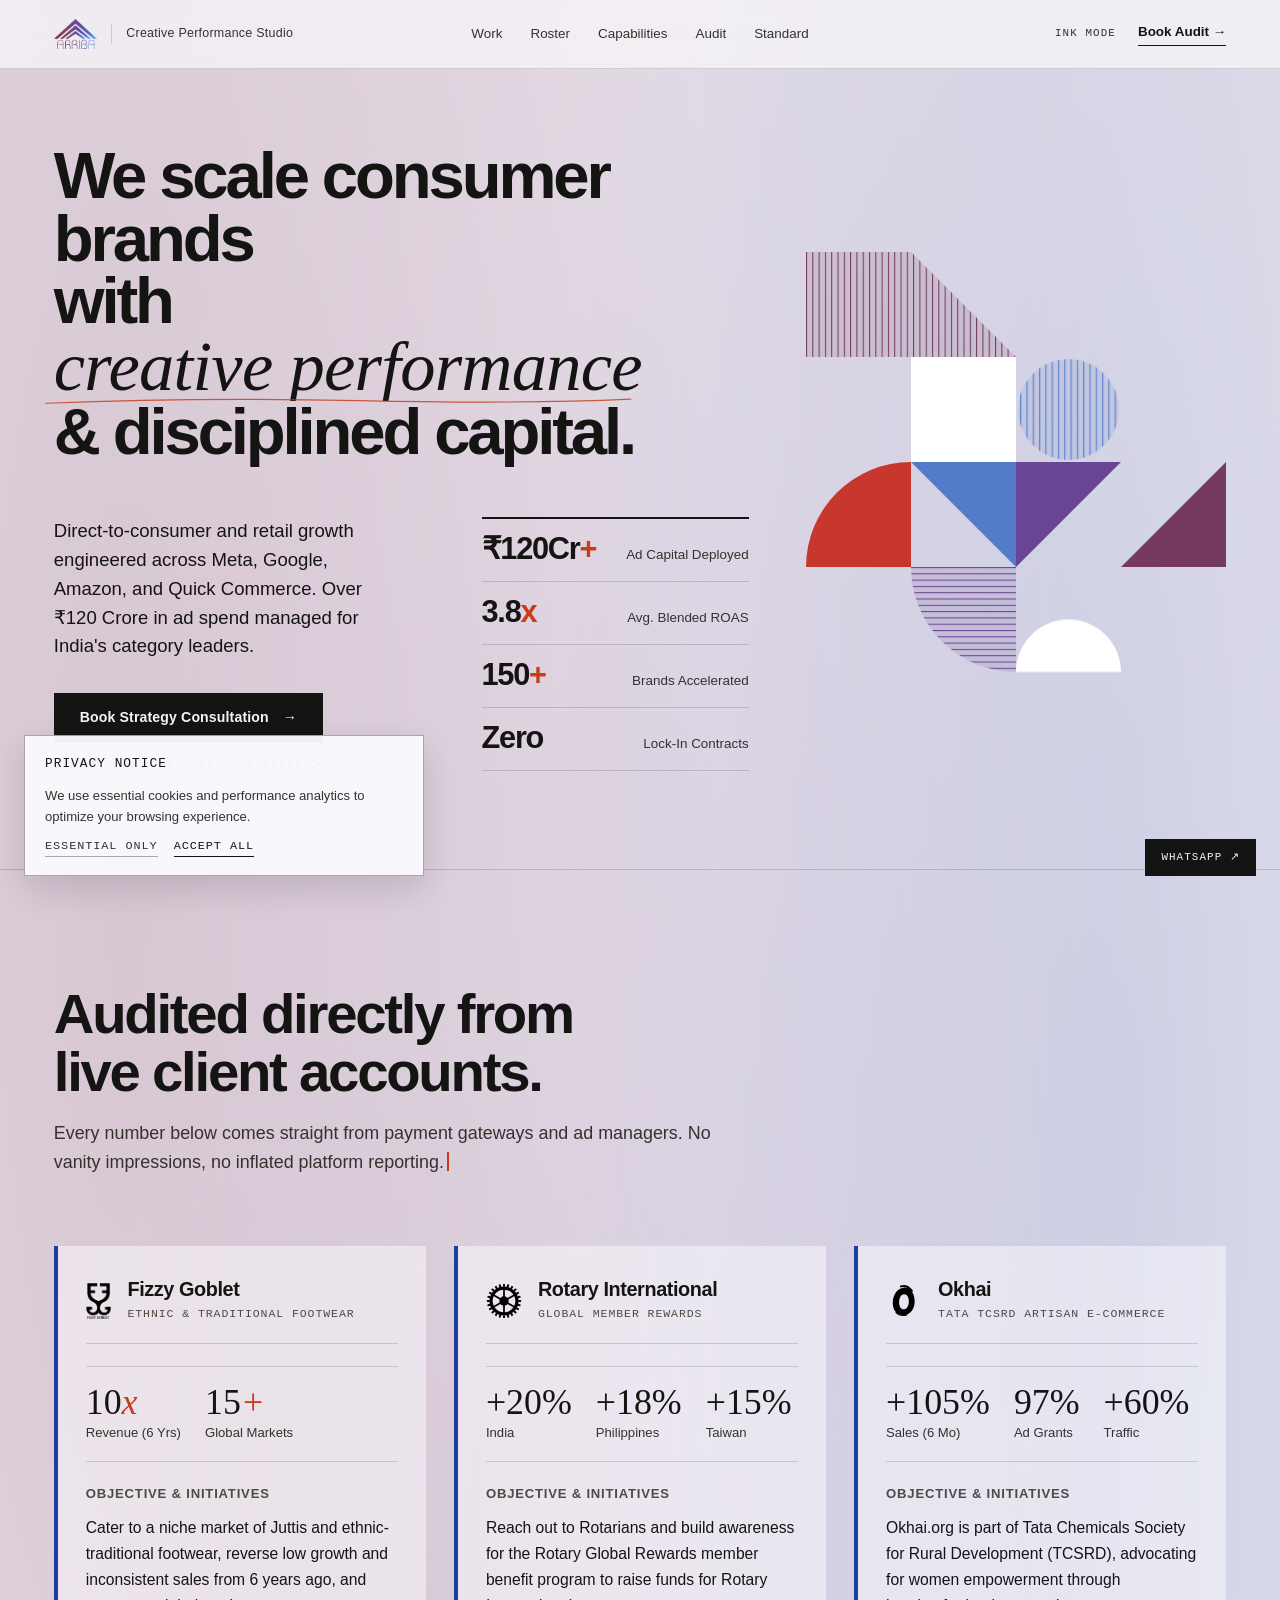
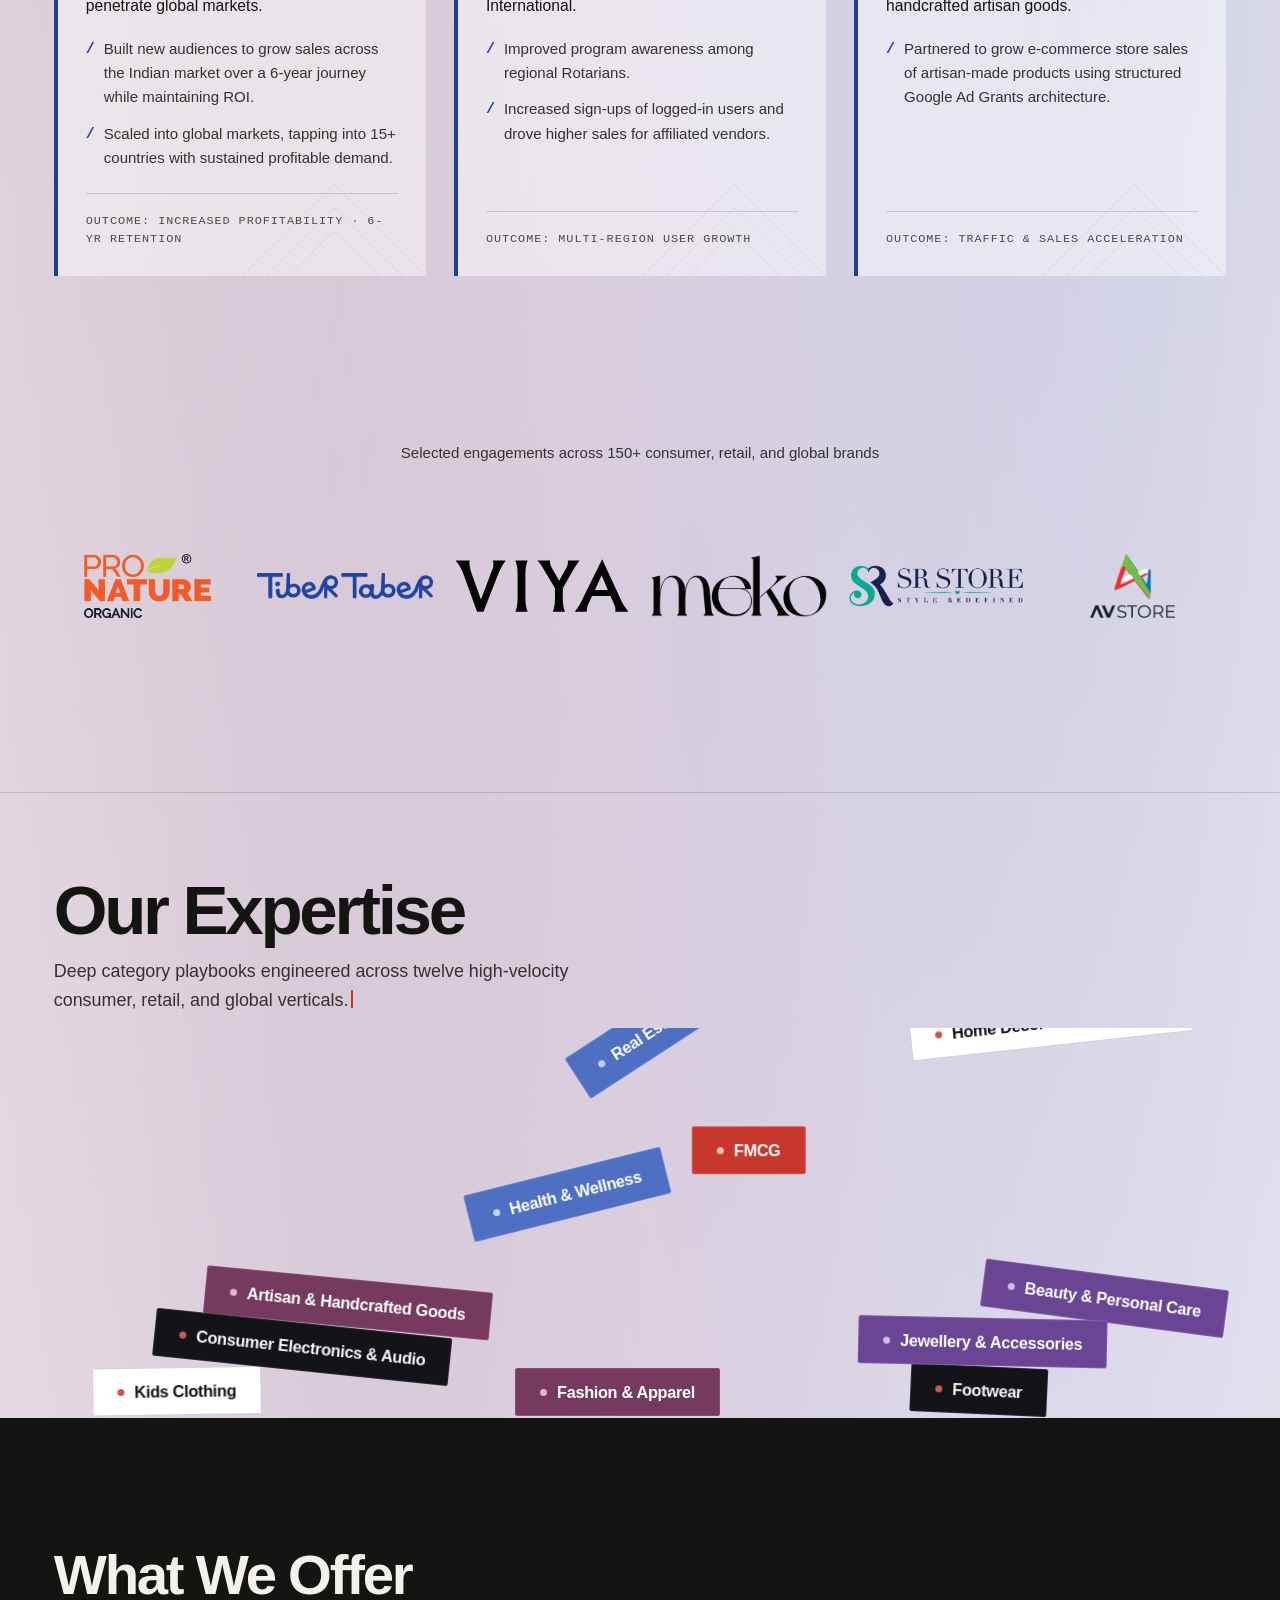
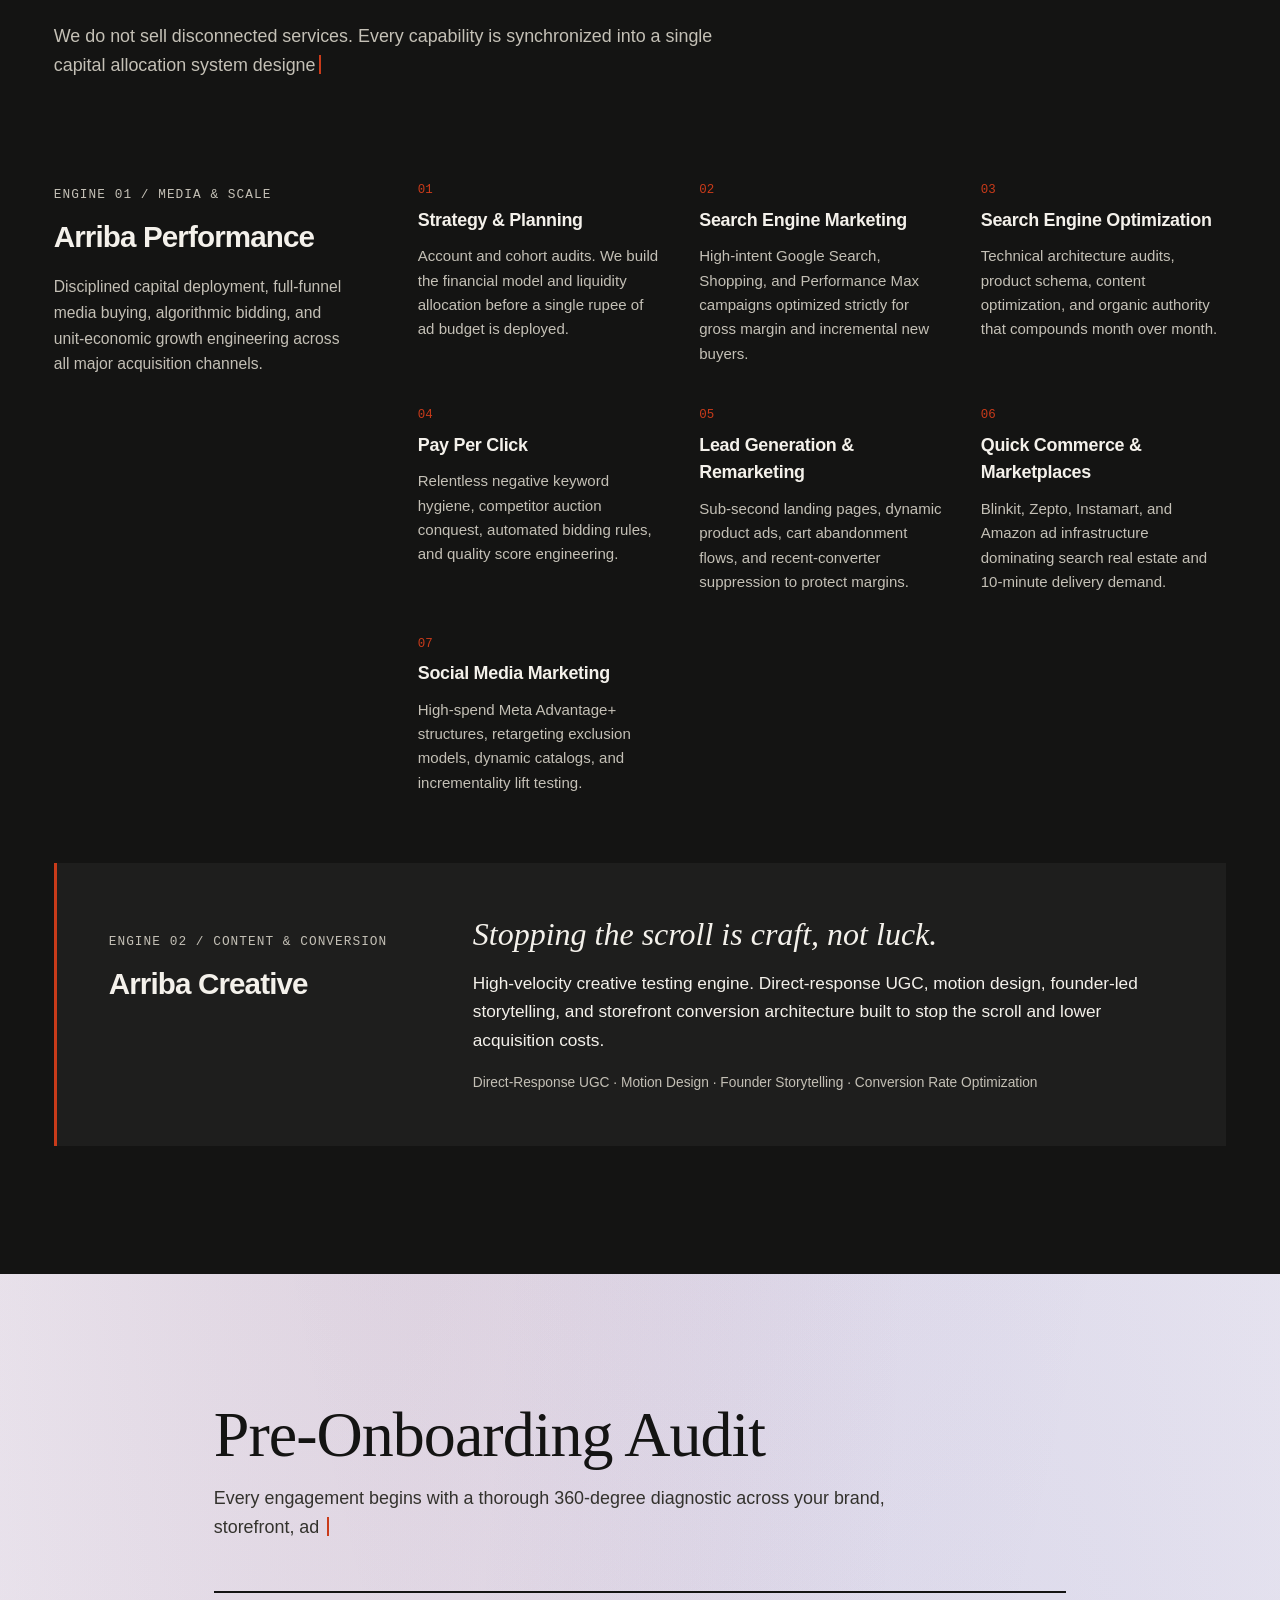
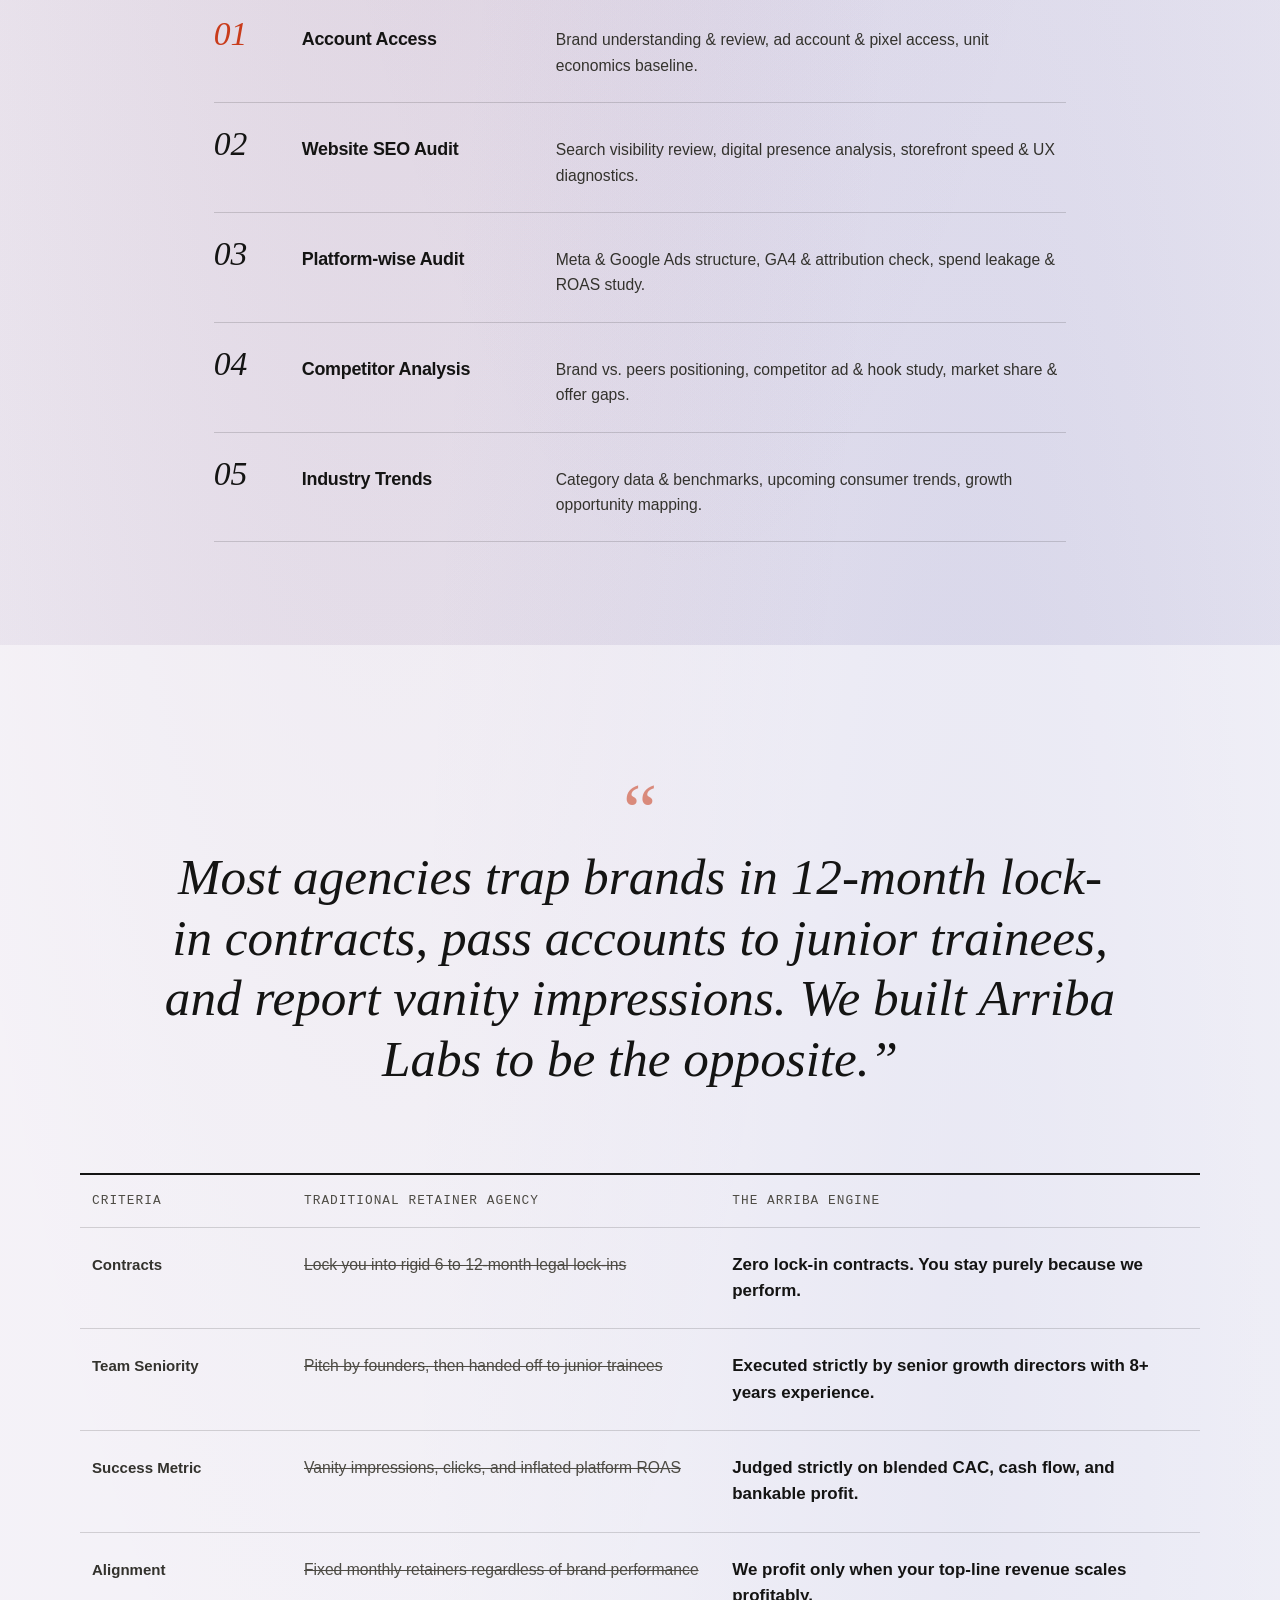
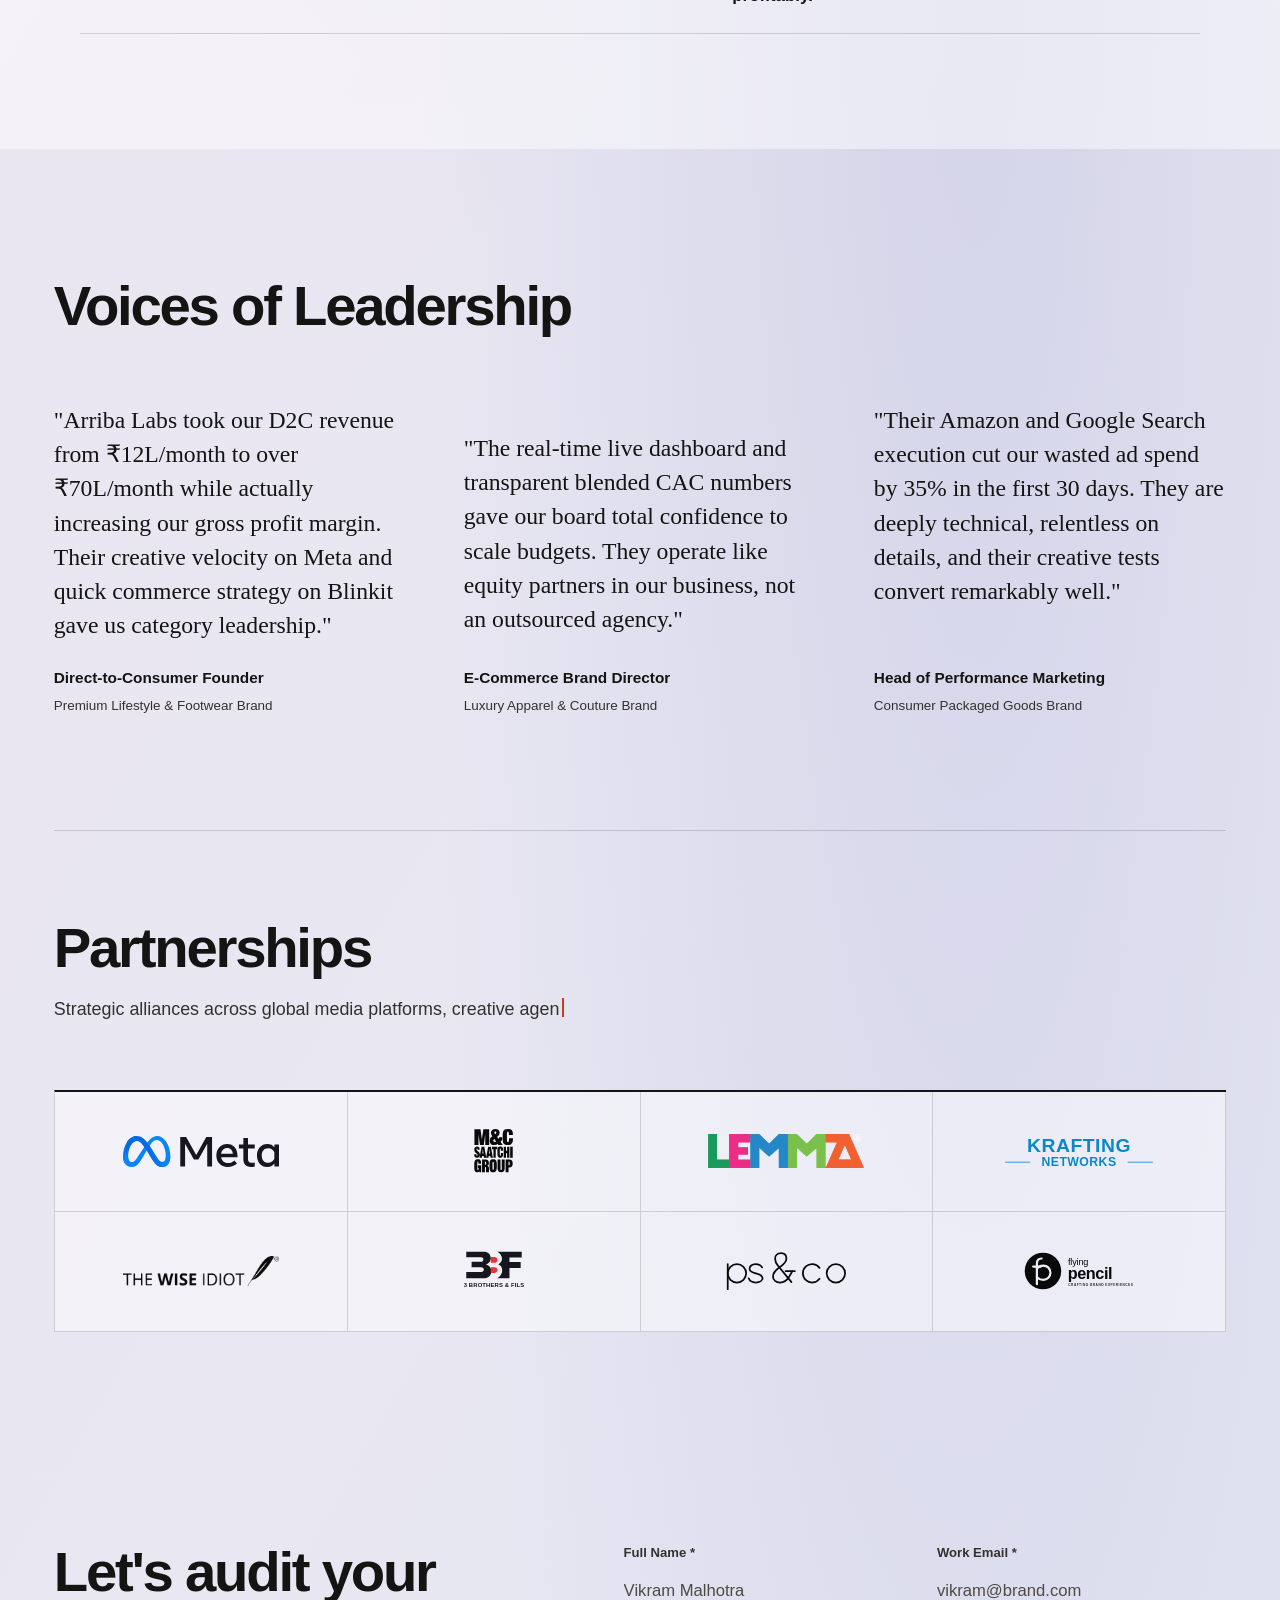
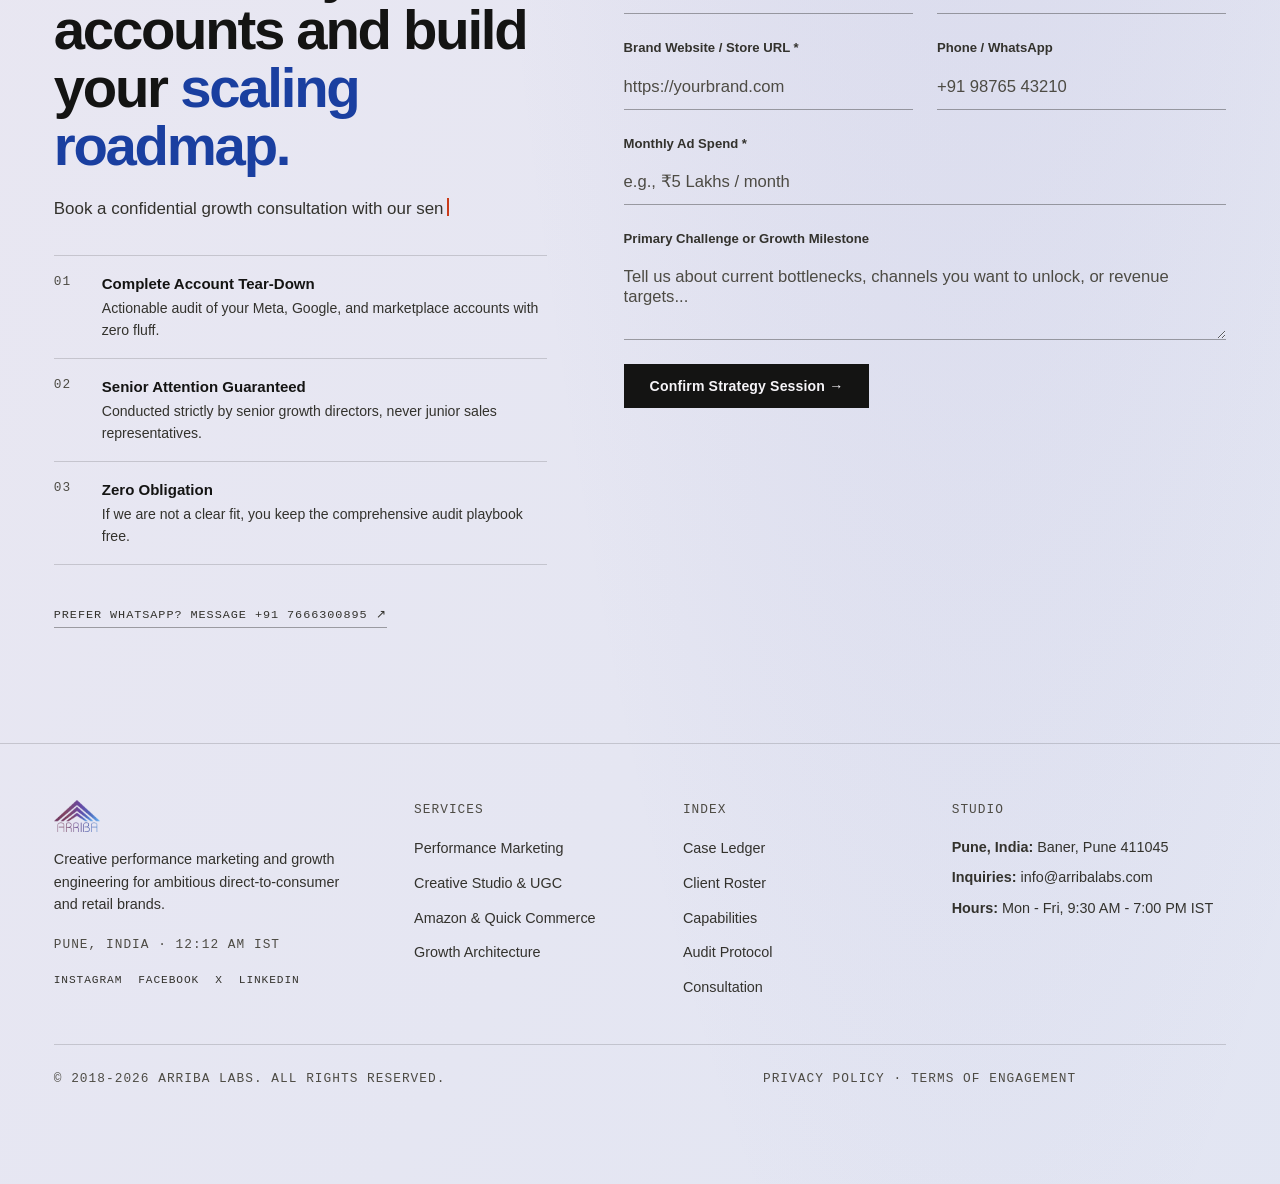
<file: index.html>
<!DOCTYPE html>
<html lang="en">
<head>
  <meta charset="UTF-8">
  <meta name="viewport" content="width=device-width, initial-scale=1.0">
  <title>Arriba Labs | Creative Performance Marketing Studio</title>
  <meta name="description" content="Arriba Labs is a creative performance marketing studio scaling high-growth direct-to-consumer and retail brands with over Rs 120 Crore in ad capital deployed. Meta Business Partner and Google Premier Partner.">
  <meta name="keywords" content="e-commerce growth agency, performance marketing, meta ads, google ads, amazon ads, quick commerce, retail media, CRO, Arriba Labs">
  <meta name="author" content="Arriba Labs">

  <!-- Security Headers & Policies -->
  <meta http-equiv="Content-Security-Policy" content="default-src 'self'; script-src 'self'; style-src 'self' 'unsafe-inline' https://fonts.googleapis.com; font-src 'self' https://fonts.gstatic.com; img-src 'self' data: https:; connect-src 'self' https://formsubmit.co; upgrade-insecure-requests;">
  <meta http-equiv="X-Content-Type-Options" content="nosniff">
  <meta name="referrer" content="strict-origin-when-cross-origin">

  <!-- Open Graph -->
  <meta property="og:type" content="website">
  <meta property="og:title" content="Arriba Labs | Creative Performance Marketing Studio">
  <meta property="og:description" content="Direct-to-consumer and retail growth engineered across Meta, Google, Amazon, and Quick Commerce. Over Rs 120 Crore in ad spend managed for category leaders.">
  <meta property="og:url" content="https://arribalabs.com">
  <meta property="og:site_name" content="Arriba Labs">
  <meta property="og:image" content="https://arribalabs.com/og-image.jpg">
  <meta property="og:image:width" content="1200">
  <meta property="og:image:height" content="630">
  <meta property="og:image:alt" content="Arriba Labs - Creative Performance Marketing Studio">

  <!-- Twitter Card -->
  <meta name="twitter:card" content="summary_large_image">
  <meta name="twitter:title" content="Arriba Labs | Creative Performance Marketing Studio">
  <meta name="twitter:description" content="Direct-to-consumer and retail growth engineered across Meta, Google, Amazon, and Quick Commerce. Over Rs 120 Crore in ad spend managed.">
  <meta name="twitter:image" content="https://arribalabs.com/og-image.jpg">

  <!-- Favicons & Manifest -->
  <link rel="icon" type="image/x-icon" href="favicon.ico">
  <link rel="icon" type="image/png" sizes="16x16" href="favicon-16x16.png">
  <link rel="icon" type="image/png" sizes="32x32" href="favicon-32x32.png">
  <link rel="icon" type="image/png" sizes="192x192" href="favicon.png">
  <link rel="apple-touch-icon" sizes="180x180" href="apple-touch-icon.png">
  <link rel="manifest" href="site.webmanifest">
  <meta name="theme-color" content="#f2efe9">

  <!-- Typography: Plus Jakarta Sans + Instrument Serif + IBM Plex Mono -->
  <link rel="preconnect" href="https://fonts.googleapis.com">
  <link rel="preconnect" href="https://fonts.gstatic.com" crossorigin>
  <link href="https://fonts.googleapis.com/css2?family=IBM+Plex+Mono:wght@400;500;600&family=Instrument+Serif:ital@0;1&family=Plus+Jakarta+Sans:wght@400;500;600;700;800&display=swap" rel="stylesheet">

  <!-- Stylesheet -->
  <link rel="stylesheet" href="styles.css">
</head>
<body>

  <!-- ==================== PRINT MASTHEAD ==================== -->
  <header class="masthead" id="site-header">
    <div class="wrap masthead-inner">
      <a href="#top" class="masthead-brand" aria-label="Arriba Labs Home">
        <img src="images/arriba-logo-gradient.png" alt="Arriba Labs" class="masthead-logo" width="120" height="36">
        <span class="masthead-descriptor">Creative Performance Studio</span>
      </a>

      <nav class="masthead-nav" aria-label="Primary Navigation">
        <a href="#results" class="masthead-link">Work</a>
        <a href="#clients" class="masthead-link">Roster</a>
        <a href="#services" class="masthead-link">Capabilities</a>
        <a href="#approach" class="masthead-link">Audit</a>
        <a href="#standard" class="masthead-link">Standard</a>
      </nav>

      <div class="masthead-right">
        <button type="button" class="mode-switch" id="theme-toggle" aria-label="Switch paper and ink theme">Ink Mode</button>
        <a href="#contact" class="masthead-cta">Book Audit <span class="arrow-glide">&rarr;</span></a>
        <button type="button" class="menu-btn" id="mobile-toggle" aria-label="Open Menu">Menu</button>
      </div>
    </div>
  </header>

  <!-- Mobile Fullscreen Index -->
  <div class="mobile-index" id="mobile-drawer" aria-hidden="true">
    <div class="mobile-index-top">
      <img src="images/arriba-logo-gradient.png" alt="Arriba Labs" class="masthead-logo" width="110" height="32">
      <button type="button" class="menu-btn" id="drawer-close" style="display:inline-block;">Close</button>
    </div>

    <nav class="mobile-index-links" aria-label="Mobile Navigation">
      <a href="#results"><span>01</span>Selected Work</a>
      <a href="#clients"><span>02</span>Client Roster</a>
      <a href="#services"><span>03</span>Capabilities</a>
      <a href="#approach"><span>04</span>Pre-Onboarding Audit</a>
      <a href="#standard"><span>05</span>The Arriba Standard</a>
      <a href="#contact"><span>06</span>Consultation</a>
    </nav>

    <div style="display:flex; flex-direction:column; gap:12px;">
      <a href="#contact" class="action-primary">Book Strategy Consultation &rarr;</a>
      <a href="https://wa.me/917666300895?text=Hi%20Arriba%20Labs,%20I'd%20like%20to%20discuss%20scaling%20our%20e-commerce%20brand." class="action-inline" target="_blank" rel="noopener noreferrer">Direct WhatsApp: +91 7666300895</a>
    </div>
  </div>

  <main id="top">

    <!-- ==================== BAND 01: EXHIBITION COVER ==================== -->
    <section class="cover-band">
      <div class="wrap">
        <div class="cover-hero-grid">
          <div class="cover-hero-content">
            <h1 class="cover-headline">
              We scale consumer brands<br>
              with <span class="serif-i"><span class="shine-phrase">creative performance</span><svg class="headline-underline-svg" viewBox="0 0 420 22" preserveAspectRatio="none" aria-hidden="true"><path d="M 3 16 Q 110 4 225 11 T 417 8" /></svg></span><br>
              <span class="cover-headline-indent">&amp; disciplined capital.</span>
            </h1>

            <div class="cover-spread">
              <!-- Col 1-6: Editorial Thesis & Actions -->
              <div class="cover-thesis-col">
                <p class="cover-thesis">
                  Direct-to-consumer and retail growth engineered across Meta, Google, Amazon, and Quick Commerce. Over ₹120 Crore in ad spend managed for India's category leaders.
                </p>
                <div class="cover-actions">
                  <a href="#contact" class="action-primary">Book Strategy Consultation <span class="arrow-glide">&rarr;</span></a>
                  <a href="https://wa.me/917666300895?text=Hi%20Arriba%20Labs,%20I'd%20like%20to%20discuss%20scaling%20our%20e-commerce%20brand." class="action-inline" target="_blank" rel="noopener noreferrer">Direct WhatsApp: +91 7666300895 &nearr;</a>
                </div>
              </div>

              <!-- Col 8-12: Vertical Financial Ledger -->
              <div class="cover-ledger-col" aria-label="Key Performance Figures">
                <div class="ledger-line">
                  <span class="ledger-figure">₹120Cr<em>+</em></span>
                  <span class="ledger-desc">Ad Capital Deployed</span>
                </div>
                <div class="ledger-line">
                  <span class="ledger-figure">3.8<em>x</em></span>
                  <span class="ledger-desc">Avg. Blended ROAS</span>
                </div>
                <div class="ledger-line">
                  <span class="ledger-figure">150<em>+</em></span>
                  <span class="ledger-desc">Brands Accelerated</span>
                </div>
                <div class="ledger-line">
                  <span class="ledger-figure">Zero</span>
                  <span class="ledger-desc">Lock-In Contracts</span>
                </div>
              </div>
            </div>
          </div>

          <!-- Right Side: Kinetic Bauhaus Geometric Tile Mosaic -->
          <div class="cover-bauhaus-col" id="hero-bauhaus-stage" aria-hidden="true">
            <svg class="bauhaus-svg" id="hero-bauhaus-svg" viewBox="0 0 400 400" xmlns="http://www.w3.org/2000/svg"></svg>
          </div>
        </div>
      </div>
    </section>

    <!-- ==================== BAND 02: VERIFIED CASE STUDIES ==================== -->
    <section class="cases-band" id="results">
      <div class="wrap">
        <div class="band-header">
          <div class="band-header-left">
            <h2 class="band-heading">Audited directly from<br>live client accounts.</h2>
          </div>
          <p class="band-header-right" data-typewriter>
            Every number below comes straight from payment gateways and ad managers. No vanity impressions, no inflated platform reporting.
          </p>
        </div>

        <!-- 3 Vertical Case Study Cards in a Single Line -->
        <div class="cases-row-3">

          <!-- Case Card 01: Fizzy Goblet -->
          <article class="case-plate-card">
            <svg class="case-trajectory-art" viewBox="0 0 360 220" aria-hidden="true">
              <path d="M 10 210 L 180 40 L 350 210" />
              <path d="M 48 210 L 180 78 L 312 210" />
              <path d="M 86 210 L 180 116 L 274 210" />
            </svg>

            <div class="case-brand-row">
              <img src="logos/fizzy-goblet.png" alt="Fizzy Goblet" class="case-logo" loading="lazy">
              <div>
                <h3 class="case-card-name">Fizzy Goblet</h3>
                <span class="mono case-card-cat">Ethnic &amp; Traditional Footwear</span>
              </div>
            </div>

            <div class="case-inline-stats">
              <div><strong>10<em class="serif-i" style="color:var(--vermilion);">x</em></strong><span>Revenue (6 Yrs)</span></div>
              <div><strong>15<em class="serif-i" style="color:var(--vermilion);">+</em></strong><span>Global Markets</span></div>
            </div>

            <div class="case-editorial-copy">
              <h4>Objective &amp; Initiatives</h4>
              <p>
                Cater to a niche market of Juttis and ethnic-traditional footwear, reverse low growth and inconsistent sales from 6 years ago, and penetrate global markets.
              </p>
              <ul>
                <li>Built new audiences to grow sales across the Indian market over a 6-year journey while maintaining ROI.</li>
                <li>Scaled into global markets, tapping into 15+ countries with sustained profitable demand.</li>
              </ul>
            </div>

            <div class="case-card-footer mono">Outcome: Increased Profitability &middot; 6-Yr Retention</div>
          </article>

          <!-- Case Card 02: Rotary International -->
          <article class="case-plate-card">
            <svg class="case-trajectory-art" viewBox="0 0 360 220" aria-hidden="true">
              <path d="M 10 210 L 180 40 L 350 210" />
              <path d="M 48 210 L 180 78 L 312 210" />
              <path d="M 86 210 L 180 116 L 274 210" />
            </svg>

            <div class="case-brand-row">
              <img src="logos/rotary-international.svg" alt="Rotary International" class="case-logo" loading="lazy">
              <div>
                <h3 class="case-card-name">Rotary International</h3>
                <span class="mono case-card-cat">Global Member Rewards</span>
              </div>
            </div>

            <div class="case-inline-stats">
              <div><strong>+20%</strong><span>India</span></div>
              <div><strong>+18%</strong><span>Philippines</span></div>
              <div><strong>+15%</strong><span>Taiwan</span></div>
            </div>

            <div class="case-editorial-copy">
              <h4>Objective &amp; Initiatives</h4>
              <p>Reach out to Rotarians and build awareness for the Rotary Global Rewards member benefit program to raise funds for Rotary International.</p>
              <ul>
                <li>Improved program awareness among regional Rotarians.</li>
                <li>Increased sign-ups of logged-in users and drove higher sales for affiliated vendors.</li>
              </ul>
            </div>

            <div class="case-card-footer mono">Outcome: Multi-Region User Growth</div>
          </article>

          <!-- Case Card 03: Okhai -->
          <article class="case-plate-card">
            <svg class="case-trajectory-art" viewBox="0 0 360 220" aria-hidden="true">
              <path d="M 10 210 L 180 40 L 350 210" />
              <path d="M 48 210 L 180 78 L 312 210" />
              <path d="M 86 210 L 180 116 L 274 210" />
            </svg>

            <div class="case-brand-row">
              <img src="logos/okhai.svg" alt="Okhai" class="case-logo" loading="lazy">
              <div>
                <h3 class="case-card-name">Okhai</h3>
                <span class="mono case-card-cat">Tata TCSRD Artisan E-Commerce</span>
              </div>
            </div>

            <div class="case-inline-stats">
              <div><strong>+105%</strong><span>Sales (6 Mo)</span></div>
              <div><strong>97%</strong><span>Ad Grants</span></div>
              <div><strong>+60%</strong><span>Traffic</span></div>
            </div>

            <div class="case-editorial-copy">
              <h4>Objective &amp; Initiatives</h4>
              <p>Okhai.org is part of Tata Chemicals Society for Rural Development (TCSRD), advocating for women empowerment through handcrafted artisan goods.</p>
              <ul>
                <li>Partnered to grow e-commerce store sales of artisan-made products using structured Google Ad Grants architecture.</li>
              </ul>
            </div>

            <div class="case-card-footer mono">Outcome: Traffic &amp; Sales Acceleration</div>
          </article>

        </div>
      </div>
    </section>

    <!-- ==================== BAND 03: CLIENT SPECIMEN WALL ==================== -->
    <section class="roster-band" id="clients">
      <div class="wrap">
        <div class="roster-top">
          <p class="roster-caption">Selected engagements across 150+ consumer, retail, and global brands</p>
        </div>

        <div class="specimen-grid" id="client-reel-grid" aria-label="Client brand roster">
          <div class="specimen-cell"><img src="logos/pro-nature-organic-light.png" data-light-src="logos/pro-nature-organic-light.png" data-dark-src="logos/pro-nature-organic.png" alt="Pro Nature Organic" class="specimen-logo" loading="lazy"></div>
          <div class="specimen-cell"><img src="logos/tiber-taber-blue.png" data-light-src="logos/tiber-taber-blue.png" data-dark-src="logos/tiber-taber.png" alt="Tiber Taber" class="specimen-logo" loading="lazy"></div>
          <div class="specimen-cell"><img src="logos/viya.svg" alt="VIYA" class="specimen-logo logo--mono-white" loading="lazy"></div>
          <div class="specimen-cell"><img src="logos/meko-studio.png" alt="Meko Studio" class="specimen-logo logo--mono-white" loading="lazy"></div>
          <div class="specimen-cell"><img src="logos/sr-store-color.png" data-light-src="logos/sr-store-color.png" data-dark-src="logos/sr-store.png" alt="SR Store" class="specimen-logo" loading="lazy"></div>
          <div class="specimen-cell"><img src="logos/av-store-light.png" data-light-src="logos/av-store-light.png" data-dark-src="logos/av-store.png" alt="AV Store" class="specimen-logo" loading="lazy"></div>
          <div class="specimen-cell"><img src="logos/todds-life.png" alt="TODDS Life" class="specimen-logo logo--mono-white" loading="lazy"></div>
          <div class="specimen-cell"><img src="logos/anthrilo.png" alt="Anthrilo" class="specimen-logo" loading="lazy"></div>
          <div class="specimen-cell"><img src="logos/beauty-garage.svg" alt="Beauty Garage" class="specimen-logo logo--mono-white" loading="lazy"></div>
          <div class="specimen-cell"><img src="logos/fizzy-goblet.png" alt="Fizzy Goblet" class="specimen-logo logo--mono-white" loading="lazy"></div>
          <div class="specimen-cell"><img src="logos/the-india-craft-house.png" alt="The India Craft House" class="specimen-logo" loading="lazy"></div>
          <div class="specimen-cell"><img src="logos/ragr.svg" alt="RAGR" class="specimen-logo logo--mono-white" loading="lazy"></div>
          <div class="specimen-cell"><img src="logos/tea1888.png" alt="Tea1888" class="specimen-logo logo--mono-white" loading="lazy"></div>
          <div class="specimen-cell"><img src="logos/nykaa-fashion-light.svg" data-light-src="logos/nykaa-fashion-light.svg" data-dark-src="logos/nykaa-fashion.svg" alt="Nykaa Fashion" class="specimen-logo" loading="lazy"></div>
          <div class="specimen-cell"><img src="logos/tata-soulfull.png" alt="Tata Soulfull" class="specimen-logo" loading="lazy"></div>
          <div class="specimen-cell"><img src="logos/mora-taara.png" alt="Mora Taara" class="specimen-logo logo--mono-white" loading="lazy"></div>
          <div class="specimen-cell"><img src="logos/lashika.png" alt="Lashika" class="specimen-logo logo--mono-white" loading="lazy"></div>
          <div class="specimen-cell"><img src="logos/bombay-realty.png" alt="Bombay Realty" class="specimen-logo logo--mono-white" loading="lazy"></div>
        </div>
      </div>
    </section>

    <!-- ==================== BAND 03B: OUR EXPERTISE (FALLING INDUSTRY BRICKS PHYSICS) ==================== -->
    <section class="expertise-band" id="expertise">
      <div class="wrap expertise-header-wrap">
        <div class="expertise-left">
          <h2 class="expertise-heading">Our Expertise</h2>
          <p class="band-header-right" data-typewriter>
            Deep category playbooks engineered across twelve high-velocity consumer, retail, and global verticals.
          </p>
        </div>
      </div>

      <!-- Full-Section Rigid-Body Falling Brick Arena (Contained Strictly to This Section) -->
      <div class="expertise-physics-stage" id="expertise-physics-stage" aria-label="Industries we serve">
        <!-- 12 rigid-body industry blocks dropped & stacked naturally on the floor via Matter.js -->
      </div>
    </section>

    <!-- ==================== BAND 04: CAPABILITIES (INVERTED EXHIBITION BAND) ==================== -->
    <section class="capabilities-band" id="services">
      <div class="wrap">
        <div class="band-header">
          <div class="band-header-left">
            <h2 class="band-heading">What We Offer</h2>
          </div>
          <p class="band-header-right" data-typewriter>
            We do not sell disconnected services. Every capability is synchronized into a single capital allocation system designed to maximize your bottom-line profit.
          </p>
        </div>

        <!-- Engine 01: Arriba Performance (All 7 core pillars visible immediately) -->
        <div class="cap-engines-layout">
          <div class="cap-engine-intro">
            <span class="mono" style="color:var(--band-dark-muted);">Engine 01 / Media &amp; Scale</span>
            <h3>Arriba Performance</h3>
            <p>
              Disciplined capital deployment, full-funnel media buying, algorithmic bidding, and unit-economic growth engineering across all major acquisition channels.
            </p>
          </div>

          <div class="cap-services-grid">
            <div class="cap-service-entry">
              <div class="cap-service-head"><span class="cap-service-num">01</span><h4>Strategy &amp; Planning</h4></div>
              <p>Account and cohort audits. We build the financial model and liquidity allocation before a single rupee of ad budget is deployed.</p>
            </div>
            <div class="cap-service-entry">
              <div class="cap-service-head"><span class="cap-service-num">02</span><h4>Search Engine Marketing</h4></div>
              <p>High-intent Google Search, Shopping, and Performance Max campaigns optimized strictly for gross margin and incremental new buyers.</p>
            </div>
            <div class="cap-service-entry">
              <div class="cap-service-head"><span class="cap-service-num">03</span><h4>Search Engine Optimization</h4></div>
              <p>Technical architecture audits, product schema, content optimization, and organic authority that compounds month over month.</p>
            </div>
            <div class="cap-service-entry">
              <div class="cap-service-head"><span class="cap-service-num">04</span><h4>Pay Per Click</h4></div>
              <p>Relentless negative keyword hygiene, competitor auction conquest, automated bidding rules, and quality score engineering.</p>
            </div>
            <div class="cap-service-entry">
              <div class="cap-service-head"><span class="cap-service-num">05</span><h4>Lead Generation &amp; Remarketing</h4></div>
              <p>Sub-second landing pages, dynamic product ads, cart abandonment flows, and recent-converter suppression to protect margins.</p>
            </div>
            <div class="cap-service-entry">
              <div class="cap-service-head"><span class="cap-service-num">06</span><h4>Quick Commerce &amp; Marketplaces</h4></div>
              <p>Blinkit, Zepto, Instamart, and Amazon ad infrastructure dominating search real estate and 10-minute delivery demand.</p>
            </div>
            <div class="cap-service-entry">
              <div class="cap-service-head"><span class="cap-service-num">07</span><h4>Social Media Marketing</h4></div>
              <p>High-spend Meta Advantage+ structures, retargeting exclusion models, dynamic catalogs, and incrementality lift testing.</p>
            </div>
          </div>
        </div>

        <!-- Engine 02: Arriba Creative -->
        <div class="cap-creative-strip">
          <div>
            <span class="mono" style="color:var(--band-dark-muted);">Engine 02 / Content &amp; Conversion</span>
            <h3>Arriba Creative</h3>
          </div>
          <div class="cap-creative-body">
            <div class="cap-creative-lead-quote">Stopping the scroll is craft, not luck.</div>
            <p>
              High-velocity creative testing engine. Direct-response UGC, motion design, founder-led storytelling, and storefront conversion architecture built to stop the scroll and lower acquisition costs.
            </p>
            <div class="cap-creative-tags">
              Direct-Response UGC &middot; Motion Design &middot; Founder Storytelling &middot; Conversion Rate Optimization
            </div>
          </div>
        </div>
      </div>
    </section>

    <!-- ==================== BAND 05: PRE-ONBOARDING AUDIT ==================== -->
    <section class="audit-band" id="approach">
      <div class="wrap audit-briefing">
        <div class="audit-briefing-head">
          <h2 class="audit-heading-serif">Pre-Onboarding Audit</h2>
          <p class="band-header-right" data-typewriter>
            Every engagement begins with a thorough 360-degree diagnostic across your brand, storefront, ad platforms, competitors, and category trends.
          </p>
        </div>

        <div class="audit-rows" id="audit-rows">
          <svg class="audit-flow-svg" id="audit-flow-svg" aria-hidden="true"></svg>
          <div class="audit-row">
            <span class="audit-row-num">01</span>
            <h3 class="audit-row-title">Account Access</h3>
            <p class="audit-row-items">Brand understanding &amp; review, ad account &amp; pixel access, unit economics baseline.</p>
          </div>
          <div class="audit-row">
            <span class="audit-row-num">02</span>
            <h3 class="audit-row-title">Website SEO Audit</h3>
            <p class="audit-row-items">Search visibility review, digital presence analysis, storefront speed &amp; UX diagnostics.</p>
          </div>
          <div class="audit-row">
            <span class="audit-row-num">03</span>
            <h3 class="audit-row-title">Platform-wise Audit</h3>
            <p class="audit-row-items">Meta &amp; Google Ads structure, GA4 &amp; attribution check, spend leakage &amp; ROAS study.</p>
          </div>
          <div class="audit-row">
            <span class="audit-row-num">04</span>
            <h3 class="audit-row-title">Competitor Analysis</h3>
            <p class="audit-row-items">Brand vs. peers positioning, competitor ad &amp; hook study, market share &amp; offer gaps.</p>
          </div>
          <div class="audit-row">
            <span class="audit-row-num">05</span>
            <h3 class="audit-row-title">Industry Trends</h3>
            <p class="audit-row-items">Category data &amp; benchmarks, upcoming consumer trends, growth opportunity mapping.</p>
          </div>
        </div>
      </div>
    </section>

    <!-- ==================== BAND 06: THE ARRIBA STANDARD ==================== -->
    <section class="standard-band" id="standard">
      <div class="wrap">
        <div class="pull-quote-wrap">
          <span class="pull-quote-glyph" aria-hidden="true">&ldquo;</span>
          <blockquote class="pull-quote">
            Most agencies trap brands in 12-month lock-in contracts, pass accounts to junior trainees, and report vanity impressions. We built Arriba Labs to be the opposite.&rdquo;
          </blockquote>
        </div>

        <div class="standard-table">
          <div class="standard-row standard-row--head mono">
            <span>Criteria</span>
            <span>Traditional Retainer Agency</span>
            <span>The Arriba Engine</span>
          </div>
          <div class="standard-row">
            <span style="font-weight:600; font-size:0.94rem; color:var(--ink-muted);">Contracts</span>
            <span class="standard-legacy">Lock you into rigid 6 to 12-month legal lock-ins</span>
            <span class="standard-arriba">Zero lock-in contracts. You stay purely because we perform.</span>
          </div>
          <div class="standard-row">
            <span style="font-weight:600; font-size:0.94rem; color:var(--ink-muted);">Team Seniority</span>
            <span class="standard-legacy">Pitch by founders, then handed off to junior trainees</span>
            <span class="standard-arriba">Executed strictly by senior growth directors with 8+ years experience.</span>
          </div>
          <div class="standard-row">
            <span style="font-weight:600; font-size:0.94rem; color:var(--ink-muted);">Success Metric</span>
            <span class="standard-legacy">Vanity impressions, clicks, and inflated platform ROAS</span>
            <span class="standard-arriba">Judged strictly on blended CAC, cash flow, and bankable profit.</span>
          </div>
          <div class="standard-row">
            <span style="font-weight:600; font-size:0.94rem; color:var(--ink-muted);">Alignment</span>
            <span class="standard-legacy">Fixed monthly retainers regardless of brand performance</span>
            <span class="standard-arriba">We profit only when your top-line revenue scales profitably.</span>
          </div>
        </div>
      </div>
    </section>

    <!-- ==================== BAND 07: LEADERSHIP VOICES & PARTNERS ==================== -->
    <section class="voices-band" id="partnerships">
      <div class="wrap">
        <div class="band-header">
          <div class="band-header-left">
            <h2 class="band-heading">Voices of Leadership</h2>
          </div>
        </div>

        <div class="voices-spread" id="testimonials">
          <article class="voice-entry">
            <p>"Arriba Labs took our D2C revenue from ₹12L/month to over ₹70L/month while actually increasing our gross profit margin. Their creative velocity on Meta and quick commerce strategy on Blinkit gave us category leadership."</p>
            <div class="voice-meta">
              <strong>Direct-to-Consumer Founder</strong>
              <span>Premium Lifestyle &amp; Footwear Brand</span>
            </div>
          </article>

          <article class="voice-entry">
            <p>"The real-time live dashboard and transparent blended CAC numbers gave our board total confidence to scale budgets. They operate like equity partners in our business, not an outsourced agency."</p>
            <div class="voice-meta">
              <strong>E-Commerce Brand Director</strong>
              <span>Luxury Apparel &amp; Couture Brand</span>
            </div>
          </article>

          <article class="voice-entry">
            <p>"Their Amazon and Google Search execution cut our wasted ad spend by 35% in the first 30 days. They are deeply technical, relentless on details, and their creative tests convert remarkably well."</p>
            <div class="voice-meta">
              <strong>Head of Performance Marketing</strong>
              <span>Consumer Packaged Goods Brand</span>
            </div>
          </article>
        </div>

        <div class="partner-strip-block">
          <div class="band-header" style="margin-bottom: 36px;">
            <div class="band-header-left">
              <h2 class="band-heading">Partnerships</h2>
            </div>
            <p class="band-header-right" data-typewriter>
              Strategic alliances across global media platforms, creative agency networks, and performance ecosystems.
            </p>
          </div>
          <div class="partner-row-open" aria-label="Partner agencies and platforms">
            <div class="partner-open-item"><img src="logos/partners/meta-light.svg" alt="Meta" data-partner="meta" loading="lazy"></div>
            <div class="partner-open-item"><img src="logos/partners/mc-saatchi.svg" alt="M&amp;C Saatchi Group" class="logo--mono-white" loading="lazy"></div>
            <div class="partner-open-item"><img src="logos/partners/lemma.png" alt="Lemma" loading="lazy"></div>
            <div class="partner-open-item"><img src="logos/partners/krafting-networks-light.svg" alt="Krafting Networks" data-partner="krafting" loading="lazy"></div>
            <div class="partner-open-item"><img src="logos/partners/the-wise-idiot.png" alt="The Wise Idiot" class="logo--mono-white" loading="lazy"></div>
            <div class="partner-open-item"><img src="logos/partners/3bf-light.svg" alt="3BF - 3 Brothers &amp; Fils" data-partner="3bf" loading="lazy"></div>
            <div class="partner-open-item"><img src="logos/partners/ps-and-co.svg" alt="ps &amp; co" class="logo--mono-white" loading="lazy"></div>
            <div class="partner-open-item"><img src="logos/partners/flying-pencil.svg" alt="Flying Pencil" class="logo--mono-white" loading="lazy"></div>
          </div>
        </div>
      </div>
    </section>

    <!-- ==================== BAND 08: CONSULTATION DISPATCH ==================== -->
    <section class="contact-band" id="contact">
      <div class="wrap contact-grid">
        <div>
          <h2 class="band-heading" style="margin-bottom:20px;">Let's audit your accounts and build your <span style="color:var(--cobalt);">scaling roadmap.</span></h2>
          <p style="font-size:1.06rem; color:var(--ink-muted); line-height:1.65;" data-typewriter>
            Book a confidential growth consultation with our senior strategy directors. We will dissect your current ad spend, uncover profit leaks, and outline your 90-day scaling roadmap.
          </p>

          <div class="contact-commitments">
            <div class="commitment-line">
              <span class="mono" style="color:var(--ink-faint);">01</span>
              <div>
                <strong>Complete Account Tear-Down</strong>
                <p>Actionable audit of your Meta, Google, and marketplace accounts with zero fluff.</p>
              </div>
            </div>
            <div class="commitment-line">
              <span class="mono" style="color:var(--ink-faint);">02</span>
              <div>
                <strong>Senior Attention Guaranteed</strong>
                <p>Conducted strictly by senior growth directors, never junior sales representatives.</p>
              </div>
            </div>
            <div class="commitment-line">
              <span class="mono" style="color:var(--ink-faint);">03</span>
              <div>
                <strong>Zero Obligation</strong>
                <p>If we are not a clear fit, you keep the comprehensive audit playbook free.</p>
              </div>
            </div>
          </div>

          <a href="https://wa.me/917666300895?text=Hi%20Arriba%20Labs,%20I'd%20like%20to%20discuss%20scaling%20our%20e-commerce%20brand." class="action-inline" target="_blank" rel="noopener noreferrer">Prefer WhatsApp? Message +91 7666300895 &nearr;</a>
        </div>

        <div>
          <form class="print-form" id="strategy-form" action="https://formsubmit.co/manas.pawar@arribalabs.com" method="POST" novalidate>
            <input type="hidden" name="_subject" value="New Growth Consultation Request - Arriba Labs">
            <input type="hidden" name="_template" value="table">
            <input type="hidden" name="_captcha" value="false">
            <input type="text" name="_honey" style="display:none" tabindex="-1" autocomplete="off" aria-hidden="true">

            <div class="print-form-row">
              <div class="field">
                <label for="full-name">Full Name *</label>
                <input type="text" id="full-name" name="fullName" placeholder="Vikram Malhotra" required>
                <span class="field-err">Please enter your name</span>
              </div>
              <div class="field">
                <label for="work-email">Work Email *</label>
                <input type="email" id="work-email" name="workEmail" placeholder="vikram@brand.com" required>
                <span class="field-err">Please enter a valid work email</span>
              </div>
            </div>

            <div class="print-form-row">
              <div class="field">
                <label for="brand-name">Brand Website / Store URL *</label>
                <input type="url" id="brand-name" name="brandUrl" placeholder="https://yourbrand.com" required>
                <span class="field-err">Please enter your store URL</span>
              </div>
              <div class="field">
                <label for="phone-number">Phone / WhatsApp</label>
                <input type="tel" id="phone-number" name="phone" placeholder="+91 98765 43210">
              </div>
            </div>

            <div class="field">
              <label for="ad-spend-select">Monthly Ad Spend *</label>
              <input type="text" id="ad-spend-select" name="adSpend" placeholder="e.g., ₹5 Lakhs / month" required>
              <span class="field-err">Please enter your current monthly spend</span>
            </div>

            <div class="field">
              <label for="growth-goal">Primary Challenge or Growth Milestone</label>
              <textarea id="growth-goal" name="goal" rows="3" placeholder="Tell us about current bottlenecks, channels you want to unlock, or revenue targets..."></textarea>
            </div>

            <div>
              <button type="submit" class="action-primary" id="submit-btn">Confirm Strategy Session &rarr;</button>
            </div>

            <div class="form-confirm" id="form-success" role="alert" aria-live="polite">
              <strong style="display:block; margin-bottom:4px;">Session Confirmed</strong>
              <p style="font-size:0.9rem; color:var(--ink-muted);">Our senior growth director will review your brand details and reach out within 2 hours with audit preparation notes.</p>
            </div>
          </form>
        </div>
      </div>
    </section>

  </main>

  <!-- ==================== COLOPHON FOOTER ==================== -->
  <footer class="colophon-footer">
    <div class="wrap">
      <div class="colophon-grid">
        <div>
          <img src="images/arriba-logo-gradient.png" alt="Arriba Labs" class="colophon-logo" width="130" height="38">
          <p class="colophon-desc">Creative performance marketing and growth engineering for ambitious direct-to-consumer and retail brands.</p>
          <span class="mono" id="ist-clock" style="color:var(--ink-faint);">Pune, India &middot; Live IST</span>
          <div class="colophon-socials">
            <a href="https://www.instagram.com/arribalabs" target="_blank" rel="noopener noreferrer">Instagram</a>
            <a href="https://www.facebook.com/arribalabs" target="_blank" rel="noopener noreferrer">Facebook</a>
            <a href="https://x.com/arribalabs" target="_blank" rel="noopener noreferrer">X</a>
            <a href="https://www.linkedin.com/company/arribalabs" target="_blank" rel="noopener noreferrer">LinkedIn</a>
          </div>
        </div>

        <div>
          <span class="colophon-title mono">Services</span>
          <ul class="colophon-list">
            <li><a href="#services">Performance Marketing</a></li>
            <li><a href="#services">Creative Studio &amp; UGC</a></li>
            <li><a href="#services">Amazon &amp; Quick Commerce</a></li>
            <li><a href="#services">Growth Architecture</a></li>
          </ul>
        </div>

        <div>
          <span class="colophon-title mono">Index</span>
          <ul class="colophon-list">
            <li><a href="#results">Case Ledger</a></li>
            <li><a href="#clients">Client Roster</a></li>
            <li><a href="#services">Capabilities</a></li>
            <li><a href="#approach">Audit Protocol</a></li>
            <li><a href="#contact">Consultation</a></li>
          </ul>
        </div>

        <div class="colophon-addr">
          <span class="colophon-title mono">Studio</span>
          <p><strong>Pune, India:</strong> Baner, Pune 411045</p>
          <p><strong>Inquiries:</strong> <a href="mailto:info@arribalabs.com">info@arribalabs.com</a></p>
          <p><strong>Hours:</strong> Mon - Fri, 9:30 AM - 7:00 PM IST</p>
        </div>
      </div>

      <div class="colophon-bottom mono">
        <span>&copy; 2018-2026 Arriba Labs. All Rights Reserved.</span>
        <span>Privacy Policy &middot; Terms of Engagement</span>
      </div>
    </div>
  </footer>

  <!-- Direct WhatsApp Anchor -->
  <a href="https://wa.me/917666300895?text=Hi%20Arriba%20Labs,%20I'd%20like%20to%20discuss%20scaling%20our%20e-commerce%20brand."
     target="_blank"
     rel="noopener noreferrer"
     class="wa-anchor"
     aria-label="Direct WhatsApp message with Arriba Labs">WhatsApp &nearr;</a>

  <!-- Quiet Cookie Notice -->
  <div class="cookie-notice" id="cookie-banner" role="region" aria-label="Cookie Preferences">
    <span class="mono">Privacy Notice</span>
    <p>We use essential cookies and performance analytics to optimize your browsing experience.</p>
    <div class="cookie-btns">
      <button type="button" class="action-inline" id="cookie-essential-btn">Essential Only</button>
      <button type="button" class="action-inline" id="cookie-accept-btn" style="color:var(--ink); border-bottom-color:var(--ink);">Accept All</button>
    </div>
  </div>

  <!-- Self-Hosted Matter.js (2D Rigid-Body Brick Physics) + Zero-Lag Vanilla Script -->
  <script defer src="vendor/matter.min.js"></script>
  <script defer src="script.js"></script>
</body>
</html>
</file>
<file: styles.css>
/* ==========================================================================
   ARRIBA LABS — SWISS EDITORIAL PRINT & ARCHITECTURAL SYSTEM (V3)
   Zero AI clichés. Zero scroll hijacking. Pure typographic composition.
   ========================================================================== */

:root {
  /* Light-First Archival Print Palette */
  --paper: #f6f4f8;
  --paper-alt: rgba(255, 255, 255, 0.46);
  --ink: #141413;
  --ink-muted: #33322d;
  --ink-faint: #4d4b44;
  --rule: rgba(20, 20, 19, 0.16);
  --rule-strong: rgba(20, 20, 19, 0.36);

  /* Inverted Exhibition Band (Always high-contrast) */
  --band-dark-bg: #141413;
  --band-dark-ink: #f4f1eb;
  --band-dark-muted: #c4c0b6;
  --band-dark-rule: rgba(244, 241, 235, 0.18);

  /* Brand Accents (Restrained Swiss Print Usage — Zero Gradients) */
  --cobalt: #1a3fa0;
  --vermilion: #c93b1a;

  /* Typography */
  --font-sans: 'Plus Jakarta Sans', -apple-system, BlinkMacSystemFont, sans-serif;
  --font-serif: 'Instrument Serif', Georgia, serif;
  --font-mono: 'IBM Plex Mono', 'SF Mono', Consolas, monospace;

  /* Grid & Rhythm */
  --max-w: 1420px;
  --pad-x: clamp(20px, 4.2vw, 64px);
}

html[data-theme="dark"] {
  --paper: #121210;
  --paper-alt: #1a1a17;
  --ink: #f4f1eb;
  --ink-muted: #cbc7be;
  --ink-faint: #a6a298;
  --rule: rgba(244, 241, 235, 0.15);
  --rule-strong: rgba(244, 241, 235, 0.34);

  --band-dark-bg: #1b1b18;
  --band-dark-ink: #f4f1eb;
  --band-dark-muted: #c4c0b6;
  --band-dark-rule: rgba(244, 241, 235, 0.16);

  --cobalt: #6c93ff;
  --vermilion: #f0603c;
}

/* ==========================================================================
   BASE RESET — NATIVE 120FPS SCROLL (NO SMOOTH-SCROLL HIJACKING)
   ========================================================================== */
*, *::before, *::after {
  box-sizing: border-box;
  margin: 0;
  padding: 0;
}

html {
  font-size: 16px;
  background-color: var(--paper);
  color: var(--ink);
  -webkit-font-smoothing: antialiased;
  -moz-osx-font-smoothing: grayscale;
}

body {
  font-family: var(--font-sans);
  background-color: #f6f4f8;
  background-image:
    radial-gradient(ellipse 68% 48% at 10% 10%, rgba(117, 58, 93, 0.17) 0%, rgba(117, 58, 93, 0) 68%),
    radial-gradient(ellipse 62% 46% at 30% 42%, rgba(122, 66, 107, 0.13) 0%, rgba(122, 66, 107, 0) 68%),
    radial-gradient(ellipse 65% 50% at 54% 24%, rgba(106, 69, 147, 0.12) 0%, rgba(106, 69, 147, 0) 70%),
    radial-gradient(ellipse 66% 50% at 88% 12%, rgba(82, 123, 201, 0.19) 0%, rgba(82, 123, 201, 0) 68%),
    radial-gradient(ellipse 64% 52% at 76% 68%, rgba(87, 96, 180, 0.14) 0%, rgba(87, 96, 180, 0) 68%),
    linear-gradient(120deg, rgba(117, 58, 93, 0.10) 0%, rgba(122, 66, 107, 0.08) 26%, rgba(106, 69, 147, 0.08) 50%, rgba(87, 96, 180, 0.09) 74%, rgba(82, 123, 201, 0.12) 100%);
  color: var(--ink);
  line-height: 1.55;
  overflow-x: hidden;
}

html[data-theme="dark"] body {
  background-color: var(--paper);
  background-image: none;
}

img, svg {
  display: block;
  max-width: 100%;
}

a {
  color: inherit;
  text-decoration: none;
}

button {
  font-family: inherit;
  color: inherit;
  background: none;
  border: none;
  cursor: pointer;
}

::selection {
  background: var(--ink);
  color: var(--paper);
}

.wrap {
  width: 100%;
  max-width: var(--max-w);
  margin: 0 auto;
  padding: 0 var(--pad-x);
}

.mono {
  font-family: var(--font-mono);
  font-size: 0.8rem;
  letter-spacing: 0.08em;
  text-transform: uppercase;
}

.serif {
  font-family: var(--font-serif);
  font-weight: 400;
}

.serif-i {
  font-family: var(--font-serif);
  font-style: italic;
  font-weight: 400;
}

section[id] {
  scroll-margin-top: 72px;
}

/* ==========================================================================
   PRINT MASTHEAD NAVIGATION (NO BOXED BUTTONS, PURE EDITORIAL LINE)
   ========================================================================== */
.masthead {
  position: sticky;
  top: 0;
  z-index: 200;
  background-color: rgba(246, 244, 248, 0.78);
  backdrop-filter: blur(12px);
  -webkit-backdrop-filter: blur(12px);
  border-bottom: 1px solid var(--rule);
}

html[data-theme="dark"] .masthead {
  background-color: rgba(18, 18, 16, 0.88);
}

.masthead-inner {
  height: 68px;
  display: grid;
  grid-template-columns: 1fr auto 1fr;
  align-items: center;
  gap: 24px;
}

.masthead-brand {
  display: inline-flex;
  align-items: center;
  gap: 14px;
  justify-self: start;
}

.masthead-logo {
  height: 30px;
  width: auto;
  object-fit: contain;
}

.masthead-descriptor {
  font-family: var(--font-sans);
  font-size: 0.78rem;
  font-weight: 500;
  letter-spacing: 0.02em;
  color: var(--ink-muted);
  padding-left: 14px;
  border-left: 1px solid var(--rule);
}

.masthead-nav {
  display: flex;
  align-items: center;
  gap: 28px;
}

.masthead-link {
  font-size: 0.84rem;
  font-weight: 500;
  color: var(--ink-muted);
  position: relative;
  padding: 2px 0;
  transition: color 0.2s ease;
}

.masthead-link:hover {
  color: var(--ink);
}

.masthead-link::after {
  content: '';
  position: absolute;
  left: 0;
  bottom: -2px;
  width: 100%;
  height: 1px;
  background: var(--ink);
  transform: scaleX(0);
  transform-origin: right;
  transition: transform 0.28s ease;
}

.masthead-link:hover::after {
  transform: scaleX(1);
  transform-origin: left;
}

.masthead-right {
  display: flex;
  align-items: center;
  justify-self: end;
  gap: 22px;
}

.mode-switch {
  font-family: var(--font-mono);
  font-size: 0.68rem;
  letter-spacing: 0.1em;
  text-transform: uppercase;
  color: var(--ink-muted);
  padding: 4px 0;
  border-bottom: 1px solid transparent;
  transition: color 0.2s ease, border-color 0.2s ease;
}

.mode-switch:hover {
  color: var(--ink);
  border-bottom-color: var(--ink);
}

.masthead-cta {
  font-size: 0.84rem;
  font-weight: 600;
  color: var(--ink);
  border-bottom: 1.5px solid var(--ink);
  padding-bottom: 2px;
  transition: color 0.2s ease, border-color 0.2s ease;
}

.masthead-cta:hover {
  color: var(--cobalt);
  border-bottom-color: var(--cobalt);
}

.menu-btn {
  display: none;
  font-family: var(--font-mono);
  font-size: 0.72rem;
  letter-spacing: 0.1em;
  text-transform: uppercase;
  padding: 6px 10px;
  border: 1px solid var(--rule-strong);
}

/* Mobile Fullscreen Index */
.mobile-index {
  position: fixed;
  inset: 0;
  z-index: 400;
  background: var(--paper);
  padding: 20px var(--pad-x) 40px;
  display: flex;
  flex-direction: column;
  justify-content: space-between;
  opacity: 0;
  visibility: hidden;
  pointer-events: none;
  transition: opacity 0.25s ease, visibility 0.25s ease;
}

.mobile-index.is-open {
  opacity: 1;
  visibility: visible;
  pointer-events: auto;
}

.mobile-index-top {
  display: flex;
  align-items: center;
  justify-content: space-between;
  padding-bottom: 20px;
  border-bottom: 1px solid var(--rule);
}

.mobile-index-links {
  display: flex;
  flex-direction: column;
}

.mobile-index-links a {
  display: flex;
  align-items: baseline;
  gap: 18px;
  padding: 16px 0;
  border-bottom: 1px solid var(--rule);
  font-size: 1.85rem;
  font-weight: 600;
  letter-spacing: -0.03em;
}

.mobile-index-links a span {
  font-family: var(--font-mono);
  font-size: 0.72rem;
  color: var(--ink-faint);
}

/* ==========================================================================
   BAND 01 — OPENING EXHIBITION COVER (NON-STANDARD PRINT COMPOSITION)
   ========================================================================== */
.cover-band {
  position: relative;
  overflow: hidden;
  padding: clamp(44px, 6vw, 76px) 0 clamp(56px, 7vw, 96px);
  border-bottom: 1px solid var(--rule);
}

.cover-band > .wrap {
  position: relative;
  z-index: 2;
}

.cover-top-meta {
  display: flex;
  justify-content: space-between;
  align-items: center;
  flex-wrap: wrap;
  gap: 12px;
  padding-bottom: 24px;
  margin-bottom: clamp(28px, 4vw, 52px);
  border-bottom: 1px solid var(--rule);
  color: var(--ink-muted);
}

.cover-hero-grid {
  display: grid;
  grid-template-columns: minmax(0, 1.38fr) minmax(300px, 420px);
  gap: clamp(32px, 4.5vw, 64px);
  align-items: center;
}

.cover-hero-content {
  min-width: 0;
}

.cover-bauhaus-col {
  display: flex;
  align-items: center;
  justify-content: center;
  width: 100%;
}

.bauhaus-svg {
  width: 100%;
  max-width: 420px;
  height: auto;
  display: block;
  overflow: visible;
}

.bauhaus-tile {
  transform-box: fill-box;
  transform-origin: center;
  opacity: 0;
  transition:
    transform 0.38s cubic-bezier(0.22, 1, 0.36, 1),
    opacity 0.22s ease;
  will-change: transform, opacity;
}

.bauhaus-tile.is-in {
  opacity: 1;
  transform: scale(1, 1) translate(0px, 0px) rotate(0deg) !important;
}

.bauhaus-tile.is-out {
  opacity: 0;
  transition:
    transform 0.32s cubic-bezier(0.55, 0, 0.78, 0.2),
    opacity 0.24s ease;
}

.cover-headline {
  font-size: clamp(2.65rem, 5.1vw, 5.35rem);
  font-weight: 800;
  line-height: 0.96;
  letter-spacing: -0.048em;
  color: var(--ink);
  margin-bottom: clamp(32px, 4.5vw, 54px);
}

.cover-headline .serif-i {
  font-weight: 400;
  font-size: 1.08em;
  letter-spacing: -0.01em;
  position: relative;
  display: inline-block;
}

/* Specular Light Shine Sweep across "creative performance" (c -> e) */
.shine-phrase {
  display: inline-block;
  color: var(--ink);
  background-image: linear-gradient(
    110deg,
    var(--ink) 0%,
    var(--ink) 38%,
    #7a426b 45%,
    #ffffff 50%,
    #527bc9 55%,
    var(--ink) 62%,
    var(--ink) 100%
  );
  background-size: 260% 100%;
  background-position: 100% 0;
  -webkit-background-clip: text;
  background-clip: text;
  -webkit-text-fill-color: transparent;
  padding-right: 0.06em;
  animation: creativeShineSweep 6.8s cubic-bezier(0.35, 0, 0.25, 1) 0.2s infinite;
}

html[data-theme="dark"] .shine-phrase {
  background-image: linear-gradient(
    110deg,
    var(--ink) 0%,
    var(--ink) 38%,
    #b774a6 45%,
    #ffffff 50%,
    #7ca6f7 55%,
    var(--ink) 62%,
    var(--ink) 100%
  );
}

@keyframes creativeShineSweep {
  0% {
    background-position: 100% 0;
  }
  48% {
    background-position: 0% 0;
  }
  100% {
    background-position: 0% 0;
  }
}

@media (prefers-reduced-motion: reduce) {
  .shine-phrase {
    animation: none;
    background: none;
    -webkit-text-fill-color: currentColor;
  }
}

.headline-underline-svg {
  position: absolute;
  left: -2%;
  bottom: -0.08em;
  width: 104%;
  height: 0.16em;
  pointer-events: none;
  overflow: visible;
}

.headline-underline-svg path {
  fill: none;
  stroke: var(--vermilion);
  stroke-width: 2.2;
  stroke-linecap: round;
  opacity: 0.82;
}

.cover-headline-indent {
  display: inline-block;
  padding-left: 0;
}

/* Studio Press Stamp Frame (Columns 1-3) */
.studio-stamp-box {
  position: relative;
  padding: 18px 20px;
  border-top: 1px solid var(--rule-strong);
  border-bottom: 1px solid var(--rule);
  width: fit-content;
}

.studio-stamp-coords {
  display: block;
  margin-top: 12px;
  font-family: var(--font-mono);
  font-size: 0.62rem;
  letter-spacing: 0.12em;
  color: var(--ink-faint);
}

/* Subtle Arrow Glide on Primary Actions */
.action-primary .arrow-glide,
.masthead-cta .arrow-glide {
  display: inline-block;
  transition: transform 0.25s cubic-bezier(0.16, 1, 0.3, 1);
}

.action-primary:hover .arrow-glide,
.masthead-cta:hover .arrow-glide {
  transform: translateX(4px);
}

/* Asymmetric 12-Column Swiss Print Spread below Headline */
.cover-spread {
  display: grid;
  grid-template-columns: repeat(12, 1fr);
  gap: clamp(24px, 3vw, 44px);
  align-items: start;
}

.cover-stamp-col {
  grid-column: 1 / 4;
  display: flex;
  flex-direction: column;
  justify-content: space-between;
  gap: 28px;
  padding-top: 6px;
}

.cover-emblem-mark {
  width: 112px;
  height: auto;
  opacity: 0.92;
}

.cover-credentials {
  display: flex;
  flex-direction: column;
  gap: 6px;
  color: var(--ink-faint);
}

.cover-thesis-col {
  grid-column: 1 / 7;
  padding-left: 0;
  border-left: none;
}

.cover-thesis {
  font-size: clamp(1.1rem, 1.45vw, 1.32rem);
  line-height: 1.55;
  color: var(--ink);
  font-weight: 400;
  margin-bottom: 32px;
  max-width: 560px;
}

.cover-actions {
  display: flex;
  flex-direction: column;
  align-items: flex-start;
  gap: 14px;
}

/* Editorial Action Links (Not SaaS Pill Buttons) */
.action-primary {
  display: inline-flex;
  align-items: center;
  gap: 14px;
  padding: 14px 26px;
  background: var(--ink);
  color: var(--paper);
  font-size: 0.88rem;
  font-weight: 600;
  letter-spacing: 0.01em;
  transition: background-color 0.2s ease, transform 0.2s ease;
}

.action-primary:hover {
  background: var(--cobalt);
  color: #ffffff;
}

.action-inline {
  display: inline-flex;
  align-items: center;
  gap: 8px;
  font-family: var(--font-mono);
  font-size: 0.74rem;
  letter-spacing: 0.08em;
  text-transform: uppercase;
  color: var(--ink-muted);
  border-bottom: 1px solid var(--rule-strong);
  padding-bottom: 3px;
  transition: color 0.2s ease, border-color 0.2s ease;
}

.action-inline:hover {
  color: var(--ink);
  border-bottom-color: var(--ink);
}

/* Right-Column Vertical Financial Ledger */
.cover-ledger-col {
  grid-column: 8 / 13;
  border-top: 2px solid var(--ink);
}

.ledger-line {
  display: flex;
  align-items: baseline;
  justify-content: space-between;
  gap: 16px;
  padding: 15px 0;
  border-bottom: 1px solid var(--rule);
}

.ledger-figure {
  font-size: clamp(1.6rem, 2.4vw, 2.25rem);
  font-weight: 700;
  letter-spacing: -0.04em;
  line-height: 1;
}

.ledger-figure em {
  font-style: normal;
  color: var(--vermilion);
}

.ledger-desc {
  font-family: var(--font-sans);
  font-size: 0.84rem;
  font-weight: 500;
  color: var(--ink-muted);
  text-align: right;
}

/* ==========================================================================
   BAND 02 — VERIFIED CASE STUDIES (IMMERSIVE EDITORIAL FEATURE)
   ========================================================================== */
.cases-band {
  padding: clamp(72px, 9vw, 124px) 0 clamp(48px, 6vw, 80px);
}

.band-header {
  display: flex;
  flex-direction: column;
  align-items: flex-start;
  gap: 18px;
  margin-bottom: clamp(44px, 6vw, 68px);
}

.band-header-left {
  width: 100%;
  max-width: 860px;
}

.band-header-right {
  width: 100%;
  max-width: 680px;
  color: var(--ink-muted);
  font-size: 1.12rem;
  line-height: 1.62;
  min-height: 3.3em;
}

/* Typewriter Cursor */
.typewriter-cursor {
  display: inline-block;
  width: 2px;
  height: 1.05em;
  background-color: var(--vermilion);
  margin-left: 3px;
  vertical-align: -0.14em;
  animation: twBlink 0.85s step-end infinite;
}

@keyframes twBlink {
  0%, 100% { opacity: 1; }
  50% { opacity: 0; }
}

.band-label {
  display: block;
  margin-bottom: 14px;
  color: var(--ink-faint);
}

.band-heading {
  font-size: clamp(2.1rem, 4.4vw, 3.8rem);
  font-weight: 700;
  line-height: 1.03;
  letter-spacing: -0.04em;
}

/* 3 Vertical Case Study Cards in a Single Line (Same Architectural Plate Style) */
.cases-row-3 {
  display: grid;
  grid-template-columns: repeat(3, 1fr);
  gap: 28px;
  align-items: stretch;
}

.case-plate-card {
  background: var(--paper-alt);
  border-left: 4px solid var(--cobalt);
  padding: 32px 28px 28px;
  display: flex;
  flex-direction: column;
  position: relative;
  overflow: hidden;
  transition: transform 0.25s ease, border-left-color 0.25s ease;
}

.case-plate-card:hover {
  transform: translateY(-3px);
}

.case-card-name {
  font-size: 1.24rem;
  font-weight: 700;
  letter-spacing: -0.02em;
  line-height: 1.2;
}

.case-card-cat {
  display: block;
  font-size: 0.72rem;
  color: var(--ink-faint);
  margin-top: 3px;
}

.case-card-footer {
  margin-top: auto;
  padding-top: 18px;
  border-top: 1px solid var(--rule);
  font-size: 0.74rem;
  color: var(--ink-faint);
}

.case-plate-card .case-inline-stats {
  margin: 22px 0;
  padding: 18px 0;
  gap: 18px 24px;
}

.case-plate-card .case-inline-stats strong {
  font-size: clamp(2.1rem, 2.8vw, 2.7rem);
}

.case-plate-card .case-editorial-copy p {
  font-size: 0.98rem;
  margin-bottom: 18px;
}

.case-plate-card .case-editorial-copy ul {
  margin-bottom: 22px;
}

.case-plate-card .case-editorial-copy li {
  font-size: 0.94rem;
}

.case-plate-card .case-trajectory-art {
  width: 220px;
  right: -18px;
  bottom: -18px;
}

/* Feature Spread 01 — Fizzy Goblet (Immersive Stone Plate) */
.case-feature-spread {
  background: var(--paper-alt);
  border-left: 4px solid var(--cobalt);
  padding: clamp(36px, 5.5vw, 68px);
  display: grid;
  grid-template-columns: minmax(0, 1.05fr) minmax(0, 0.95fr);
  gap: clamp(32px, 5vw, 72px);
  margin-bottom: clamp(56px, 7vw, 84px);
  align-items: start;
  position: relative;
  overflow: hidden;
}

.case-trajectory-art {
  position: absolute;
  right: -24px;
  bottom: -24px;
  width: 340px;
  height: auto;
  pointer-events: none;
  opacity: 0.085;
}

html[data-theme="dark"] .case-trajectory-art {
  opacity: 0.1;
}

.case-trajectory-art path {
  fill: none;
  stroke: var(--ink);
  stroke-width: 1.4;
}

.case-monumental-stat {
  font-family: var(--font-serif);
  font-size: clamp(5.5rem, 11vw, 10.5rem);
  line-height: 0.85;
  letter-spacing: -0.03em;
  color: var(--ink);
  margin: 20px 0 12px;
}

.case-monumental-stat span {
  font-style: italic;
  color: var(--vermilion);
}

.case-brand-row {
  display: flex;
  align-items: center;
  gap: 16px;
  padding-bottom: 20px;
  border-bottom: 1px solid var(--rule);
}

.case-logo {
  height: 36px;
  width: auto;
  max-width: 110px;
  object-fit: contain;
  filter: brightness(0);
}

html[data-theme="dark"] .case-logo {
  filter: brightness(0) invert(1);
}

.case-secondary-stat {
  margin-top: 28px;
  padding-top: 20px;
  border-top: 1px solid var(--rule);
  display: flex;
  align-items: baseline;
  gap: 16px;
}

.case-secondary-stat strong {
  font-size: 2.2rem;
  font-weight: 700;
  letter-spacing: -0.04em;
}

.case-editorial-copy h4 {
  font-family: var(--font-sans);
  font-size: 0.82rem;
  font-weight: 700;
  letter-spacing: 0.06em;
  text-transform: uppercase;
  color: var(--ink-faint);
  margin-bottom: 10px;
}

.case-editorial-copy p {
  font-size: 1.06rem;
  line-height: 1.66;
  color: var(--ink);
  margin-bottom: 28px;
}

.case-editorial-copy ul {
  list-style: none;
  display: flex;
  flex-direction: column;
  gap: 12px;
  margin-bottom: 28px;
}

.case-editorial-copy li {
  padding-left: 18px;
  position: relative;
  font-size: 1rem;
  color: var(--ink-muted);
  line-height: 1.62;
}

.case-editorial-copy li::before {
  content: '/';
  position: absolute;
  left: 0;
  color: var(--cobalt);
  font-family: var(--font-mono);
  font-weight: 600;
}

/* Secondary Asymmetric 55/45 Editorial Spread — Rotary & Okhai */
.case-pair-spread {
  display: grid;
  grid-template-columns: 1.15fr 0.85fr;
  gap: clamp(32px, 5vw, 64px);
  border-top: 1px solid var(--rule);
  padding-top: clamp(36px, 5vw, 56px);
}

.case-pair-col:last-child {
  padding-left: clamp(24px, 4vw, 56px);
  border-left: 1px solid var(--rule);
  margin-top: 40px;
}

.case-inline-stats {
  display: flex;
  flex-wrap: wrap;
  gap: 28px 40px;
  margin: 28px 0;
  padding: 20px 0;
  border-top: 1px solid var(--rule);
  border-bottom: 1px solid var(--rule);
}

.case-inline-stats div {
  display: flex;
  flex-direction: column;
  gap: 4px;
}

.case-inline-stats strong {
  font-family: var(--font-serif);
  font-size: 2.8rem;
  font-weight: 400;
  line-height: 0.95;
  color: var(--ink);
}

.case-inline-stats span {
  font-family: var(--font-sans);
  font-size: 0.82rem;
  font-weight: 500;
  color: var(--ink-muted);
}

/* ==========================================================================
   BAND 03 — CLIENT SPECIMEN WALL (QUIET, COMPACT GALLERY PAUSE)
   ========================================================================== */
.roster-band {
  padding: clamp(56px, 7vw, 88px) 0 clamp(72px, 9vw, 112px);
}

.roster-top {
  text-align: center;
  margin-bottom: 44px;
}

.roster-caption {
  font-size: 0.94rem;
  font-weight: 500;
  color: var(--ink-muted);
}

.specimen-grid {
  display: grid;
  grid-template-columns: repeat(6, 1fr);
  gap: 38px 32px;
  align-items: center;
  margin-bottom: 52px;
}

/* 6-Column Independent Mechanical Roller Mode (No Machine / No Lever) */
.specimen-grid.is-reel-mode {
  gap: 12px 10px;
  padding: 16px 0;
  margin-bottom: 16px;
}

.logo-reel-window {
  height: 124px;
  overflow: hidden;
  position: relative;
  -webkit-mask-image: linear-gradient(to bottom, transparent 0%, #000 14%, #000 86%, transparent 100%);
  mask-image: linear-gradient(to bottom, transparent 0%, #000 14%, #000 86%, transparent 100%);
}

.logo-reel-strip {
  display: flex;
  flex-direction: column;
  will-change: transform;
  transform: translate3d(0, 0, 0);
}

.logo-reel-slot {
  height: 124px;
  flex-shrink: 0;
  display: flex;
  align-items: center;
  justify-content: center;
  padding: 0 4px;
}

.specimen-cell {
  display: flex;
  align-items: center;
  justify-content: center;
  height: 72px;
}

.specimen-logo {
  max-height: 64px;
  max-width: min(176px, 100%);
  width: auto;
  object-fit: contain;
  opacity: 0.98;
  transition: opacity 0.2s ease, transform 0.2s ease;
}

.specimen-logo:hover {
  opacity: 1;
  transform: translateY(-2px);
}

.specimen-logo.logo--mono-white,
.partner-open-item img.logo--mono-white {
  filter: brightness(0);
}

html[data-theme="dark"] .specimen-logo.logo--mono-white,
html[data-theme="dark"] .partner-open-item img.logo--mono-white {
  filter: none;
}

.industries-colophon {
  max-width: 960px;
  margin: 0 auto;
  text-align: center;
  padding-top: 28px;
}

.industries-colophon p {
  font-size: 0.98rem;
  line-height: 1.85;
  color: var(--ink-muted);
}

.industries-colophon i {
  font-style: normal;
  color: var(--ink-faint);
  margin: 0 9px;
}

/* ==========================================================================
   BAND 03B — OUR EXPERTISE (RIGID-BODY FALLING INDUSTRY BRICKS)
   ========================================================================== */
.expertise-band {
  position: relative;
  overflow: hidden;
  overflow: clip;
  padding: clamp(56px, 6.5vw, 88px) 0 0;
  border-top: 1px solid var(--rule);
}

.expertise-header-wrap {
  position: relative;
  z-index: 4;
}

.expertise-left {
  max-width: 560px;
}

.expertise-heading {
  font-size: clamp(2.8rem, 5.4vw, 4.8rem);
  font-weight: 800;
  line-height: 0.96;
  letter-spacing: -0.048em;
  color: var(--ink);
  margin-bottom: 14px;
}

/* Full-Width Contained Physics Floor Arena */
.expertise-physics-stage {
  position: relative;
  width: 100%;
  height: 390px;
  margin-top: 12px;
  overflow: hidden;
  overflow: clip;
  pointer-events: none;
}

/* Individual Rigid-Body Industry Brick */
.industry-brick {
  position: absolute;
  top: 0;
  left: 0;
  display: inline-flex;
  align-items: center;
  gap: 10px;
  padding: 15px 24px;
  border-radius: 2px;
  font-family: var(--font-sans);
  font-size: 1.02rem;
  font-weight: 700;
  letter-spacing: -0.02em;
  line-height: 1;
  white-space: nowrap;
  user-select: none;
  -webkit-user-select: none;
  will-change: transform;
  transform-origin: center center;
  opacity: 0;
  transition: opacity 0.18s ease;
}

.industry-brick.is-dropped {
  opacity: 1;
}

.industry-brick-dot {
  width: 7px;
  height: 7px;
  border-radius: 50%;
  flex-shrink: 0;
  opacity: 0.85;
}

/* Flat Editorial Rectangle Brick Colorways (Zero Extra Shadow / Bevel) */
.brick--ink {
  background: #141318;
  color: #f7f5fa;
  border: 1px solid #2b2936;
}
.brick--ink .industry-brick-dot { background: #e86c5d; }

.brick--plum {
  background: #753a5d;
  color: #ffffff;
  border: 1px solid #8c4a71;
}
.brick--plum .industry-brick-dot { background: #f6c9dc; }

.brick--violet {
  background: #6a4593;
  color: #ffffff;
  border: 1px solid #825aad;
}
.brick--violet .industry-brick-dot { background: #dfd1fa; }

.brick--cobalt {
  background: #4e6fc2;
  color: #ffffff;
  border: 1px solid #6887d4;
}
.brick--cobalt .industry-brick-dot { background: #d6e4ff; }

.brick--cream {
  background: #ffffff;
  color: #141318;
  border: 1px solid rgba(106, 69, 147, 0.28);
}
.brick--cream .industry-brick-dot { background: #c8372d; }

.brick--vermilion {
  background: #c8372d;
  color: #ffffff;
  border: 1px solid #dd5046;
}
.brick--vermilion .industry-brick-dot { background: #ffd8d4; }

html[data-theme="dark"] .brick--ink {
  background: #f2f0f7;
  color: #121117;
  border-color: #ffffff;
}

html[data-theme="dark"] .brick--cream {
  background: #23202e;
  color: #f4f2f9;
  border-color: rgba(165, 140, 230, 0.36);
}

/* ==========================================================================
   BAND 04 — CAPABILITIES (INVERTED DEEP CHARCOAL EXHIBITION BAND)
   All services immediately visible & scannable — nothing hidden!
   ========================================================================== */
.capabilities-band {
  background: var(--band-dark-bg);
  color: var(--band-dark-ink);
  padding: clamp(80px, 10vw, 140px) 0;
}

.capabilities-band .band-label,
.capabilities-band .band-header-right {
  color: var(--band-dark-muted);
}

.capabilities-band .band-heading {
  color: var(--band-dark-ink);
}

.cap-engines-layout {
  display: grid;
  grid-template-columns: 300px 1fr;
  gap: clamp(36px, 5vw, 76px);
  padding-top: 32px;
}

.cap-engine-intro h3 {
  font-size: 1.85rem;
  font-weight: 700;
  letter-spacing: -0.03em;
  margin: 8px 0 14px;
}

.cap-engine-intro p {
  font-size: 0.98rem;
  line-height: 1.65;
  color: var(--band-dark-muted);
}

.cap-services-grid {
  display: grid;
  grid-template-columns: repeat(3, 1fr);
  gap: 40px 36px;
  align-items: start;
}

.cap-service-entry {
  position: relative;
}

.cap-service-head {
  display: flex;
  flex-direction: column;
  gap: 6px;
  margin-bottom: 10px;
}

.cap-service-num {
  font-family: var(--font-mono);
  font-size: 0.78rem;
  color: var(--vermilion);
}

.cap-service-entry h4 {
  font-size: 1.12rem;
  font-weight: 600;
  letter-spacing: -0.015em;
}

.cap-service-entry p {
  font-size: 0.94rem;
  line-height: 1.62;
  color: var(--band-dark-muted);
}

.cap-creative-lead-quote {
  font-family: var(--font-serif);
  font-style: italic;
  font-size: clamp(1.6rem, 2.5vw, 2.2rem);
  line-height: 1.24;
  color: var(--band-dark-ink);
  margin-bottom: 14px;
}

.cap-creative-strip {
  margin-top: 68px;
  padding: clamp(32px, 4.5vw, 52px);
  background: rgba(244, 241, 235, 0.045);
  border-left: 3px solid var(--vermilion);
  display: grid;
  grid-template-columns: 300px 1fr;
  gap: clamp(32px, 5vw, 72px);
  align-items: baseline;
}

.cap-creative-strip h3 {
  font-size: 1.85rem;
  font-weight: 700;
  letter-spacing: -0.03em;
  margin-top: 8px;
}

.cap-creative-body p {
  font-size: 1.08rem;
  line-height: 1.65;
  color: var(--band-dark-ink);
  max-width: 680px;
  margin-bottom: 18px;
}

.cap-creative-tags {
  font-family: var(--font-sans);
  font-size: 0.86rem;
  font-weight: 500;
  color: var(--band-dark-muted);
}

/* ==========================================================================
   BAND 05 — PRE-ONBOARDING AUDIT (FOCUSED CENTERED EXECUTIVE BRIEFING)
   ========================================================================== */
.audit-band {
  padding: clamp(80px, 10vw, 136px) 0 clamp(64px, 8vw, 104px);
  overflow: hidden;
  overflow: clip;
}

.audit-briefing {
  max-width: 960px;
  margin: 0 auto;
}

.audit-briefing-head {
  margin-bottom: 48px;
}

.audit-heading-serif {
  font-family: var(--font-serif);
  font-weight: 400;
  font-size: clamp(2.6rem, 5vw, 4.2rem);
  line-height: 1.04;
  letter-spacing: -0.015em;
  margin-bottom: 16px;
}

.audit-rows {
  position: relative;
  border-top: 2px solid var(--ink);
}

.audit-flow-svg {
  position: absolute;
  top: 0;
  left: 0;
  width: 100%;
  height: 100%;
  overflow: visible;
  pointer-events: none;
  z-index: 2;
}

.audit-arrow-dots {
  fill: none;
  stroke: var(--vermilion);
  stroke-width: 2.5;
  stroke-linecap: round;
  stroke-dasharray: 1 9.5;
}

.audit-arrow-head {
  fill: var(--vermilion);
  stroke: none;
  opacity: 0;
  transform-box: fill-box;
  transform-origin: center;
  transform: scale(0.4);
  transition: opacity 0.24s ease, transform 0.28s cubic-bezier(0.22, 1.4, 0.36, 1);
}

.audit-arrow-head.is-visible {
  opacity: 1;
  transform: scale(1);
}

.audit-row {
  position: relative;
  z-index: 1;
  display: grid;
  grid-template-columns: 64px 230px 1fr;
  gap: 24px;
  padding: 24px 0;
  border-bottom: 1px solid var(--rule);
  align-items: baseline;
}

.audit-row-num {
  font-family: var(--font-serif);
  font-style: italic;
  font-size: 2.1rem;
  line-height: 1;
  color: var(--ink);
  transition: color 0.35s ease;
}

.audit-row.is-step-active .audit-row-num {
  color: var(--vermilion);
}

.audit-row-title {
  font-size: 1.12rem;
  font-weight: 600;
  letter-spacing: -0.015em;
}

.audit-row-items {
  font-size: 0.98rem;
  color: var(--ink-muted);
  line-height: 1.62;
}

/* ==========================================================================
   BAND 06 — THE ARRIBA STANDARD (CENTERED EDITORIAL PEAK + LEDGER)
   ========================================================================== */
.standard-band {
  padding: clamp(88px, 11vw, 148px) 0 clamp(72px, 9vw, 120px);
  background: var(--paper-alt);
}

.pull-quote-wrap {
  max-width: 960px;
  margin: 0 auto clamp(56px, 7vw, 84px);
  text-align: center;
  position: relative;
}

.pull-quote-glyph {
  display: block;
  font-family: var(--font-serif);
  font-size: clamp(4rem, 6vw, 5.5rem);
  line-height: 0.65;
  color: var(--vermilion);
  opacity: 0.55;
  margin-bottom: 12px;
  user-select: none;
}

.pull-quote {
  font-family: var(--font-serif);
  font-style: italic;
  font-size: clamp(2rem, 4vw, 3.45rem);
  line-height: 1.18;
  color: var(--ink);
}

.standard-table {
  max-width: 1120px;
  margin: 0 auto;
  border-top: 2px solid var(--ink);
}

.standard-row {
  display: grid;
  grid-template-columns: 180px 1fr 1.15fr;
  gap: 32px;
  padding: 24px 12px;
  border-bottom: 1px solid var(--rule);
  align-items: baseline;
  transition: background-color 0.2s ease;
}

.standard-row:not(.standard-row--head):hover {
  background-color: var(--paper);
}

.standard-row--head {
  padding: 16px 12px;
  color: var(--ink-faint);
}

.standard-legacy {
  font-size: 0.98rem;
  color: var(--ink-faint);
  text-decoration: line-through;
}

.standard-arriba {
  font-size: 1.06rem;
  font-weight: 600;
  color: var(--ink);
}

/* ==========================================================================
   BAND 07 — LEADERSHIP VOICES & PARTNER NETWORK (OPEN FLOW)
   ========================================================================== */
.voices-band {
  padding: clamp(80px, 10vw, 132px) 0 clamp(64px, 8vw, 96px);
}

.voices-spread {
  display: grid;
  grid-template-columns: repeat(3, 1fr);
  gap: clamp(32px, 4.5vw, 60px);
  margin-bottom: clamp(64px, 8vw, 96px);
}

.voice-entry {
  display: flex;
  flex-direction: column;
  justify-content: space-between;
  gap: 24px;
}

.voice-entry:nth-child(2) {
  padding-top: 28px;
}

.voice-entry p {
  font-family: var(--font-serif);
  font-size: clamp(1.36rem, 1.85vw, 1.62rem);
  line-height: 1.44;
  color: var(--ink);
}

.voice-meta strong {
  display: block;
  font-size: 0.96rem;
  font-weight: 600;
  margin-bottom: 3px;
}

.voice-meta span {
  font-size: 0.84rem;
  color: var(--ink-muted);
}

.partner-strip-block {
  margin-top: clamp(72px, 9vw, 112px);
  padding-top: clamp(56px, 7vw, 88px);
  border-top: 1px solid var(--rule);
}

.partner-row-open {
  display: grid;
  grid-template-columns: repeat(4, 1fr);
  background: var(--paper-alt);
  border-top: 2px solid var(--ink);
  border-left: 1px solid var(--rule);
}

.partner-open-item {
  display: flex;
  align-items: center;
  justify-content: center;
  height: 120px;
  padding: 24px 28px;
  border-right: 1px solid var(--rule);
  border-bottom: 1px solid var(--rule);
  transition: background-color 0.25s ease;
}

.partner-open-item:hover {
  background-color: rgba(255, 255, 255, 0.4);
}

html[data-theme="dark"] .partner-open-item:hover {
  background-color: rgba(255, 255, 255, 0.04);
}

.partner-open-item img {
  max-height: 44px;
  max-width: 156px;
  width: auto;
  object-fit: contain;
  opacity: 0.96;
  transition: transform 0.25s ease, opacity 0.25s ease;
}

.partner-open-item:hover img {
  opacity: 1;
  transform: scale(1.05);
}

/* ==========================================================================
   BAND 08 — CONSULTATION DISPATCH (CLEAN PRINT FORM)
   ========================================================================== */
.contact-band {
  padding: clamp(72px, 9vw, 128px) 0;
  border-bottom: 1px solid var(--rule);
}

.contact-grid {
  display: grid;
  grid-template-columns: minmax(0, 0.9fr) minmax(0, 1.1fr);
  gap: clamp(40px, 6vw, 96px);
  align-items: start;
}

.contact-commitments {
  margin: 32px 0 36px;
  border-top: 1px solid var(--rule);
}

.commitment-line {
  display: grid;
  grid-template-columns: 36px 1fr;
  gap: 12px;
  padding: 16px 0;
  border-bottom: 1px solid var(--rule);
}

.commitment-line strong {
  display: block;
  font-size: 0.94rem;
  margin-bottom: 3px;
}

.commitment-line p {
  font-size: 0.88rem;
  color: var(--ink-muted);
}

.print-form {
  display: flex;
  flex-direction: column;
  gap: 24px;
}

.print-form-row {
  display: grid;
  grid-template-columns: 1fr 1fr;
  gap: 24px;
}

.field {
  display: flex;
  flex-direction: column;
  gap: 6px;
}

.field label {
  font-family: var(--font-sans);
  font-size: 0.82rem;
  font-weight: 600;
  color: var(--ink-muted);
}

.field input,
.field textarea {
  width: 100%;
  background: transparent;
  border: none;
  border-bottom: 1px solid var(--rule-strong);
  padding: 12px 0;
  font-family: var(--font-sans);
  font-size: 1.04rem;
  color: var(--ink);
  outline: none;
  border-radius: 0;
  transition: border-color 0.2s ease;
}

.field input:focus,
.field textarea:focus {
  border-bottom-color: var(--cobalt);
}

.field input::placeholder,
.field textarea::placeholder {
  color: var(--ink-faint);
}

.field-err {
  display: none;
  font-family: var(--font-mono);
  font-size: 0.66rem;
  color: var(--vermilion);
}

.field.has-error .field-err {
  display: block;
}

.field.has-error input {
  border-bottom-color: var(--vermilion);
}

.form-confirm {
  display: none;
  padding: 20px 24px;
  background: var(--paper-alt);
  border-left: 3px solid var(--cobalt);
}

.form-confirm.is-visible {
  display: block;
}

/* ==========================================================================
   COLOPHON FOOTER (QUIET SWISS PRINT CLOSING)
   ========================================================================== */
.colophon-footer {
  padding: 56px 0 96px;
}

.colophon-grid {
  display: grid;
  grid-template-columns: 1.4fr 1fr 1fr 1.2fr;
  gap: 40px;
  padding-bottom: 44px;
  border-bottom: 1px solid var(--rule);
}

.colophon-logo {
  height: 32px;
  width: auto;
  margin-bottom: 16px;
}

.colophon-desc {
  font-size: 0.9rem;
  color: var(--ink-muted);
  max-width: 300px;
  margin-bottom: 16px;
}

.colophon-socials {
  display: flex;
  gap: 16px;
  margin-top: 16px;
}

.colophon-socials a {
  font-family: var(--font-mono);
  font-size: 0.7rem;
  letter-spacing: 0.08em;
  text-transform: uppercase;
  color: var(--ink-muted);
  border-bottom: 1px solid transparent;
}

.colophon-socials a:hover {
  color: var(--ink);
  border-bottom-color: var(--ink);
}

.colophon-title {
  display: block;
  margin-bottom: 16px;
  color: var(--ink-faint);
}

.colophon-list {
  list-style: none;
  display: flex;
  flex-direction: column;
  gap: 10px;
}

.colophon-list a,
.colophon-addr p {
  font-size: 0.9rem;
  color: var(--ink-muted);
}

.colophon-list a:hover {
  color: var(--ink);
}

.colophon-addr p {
  margin-bottom: 8px;
}

.colophon-bottom {
  display: flex;
  justify-content: space-between;
  align-items: center;
  flex-wrap: wrap;
  gap: 12px;
  padding-top: 24px;
  padding-right: 150px;
  color: var(--ink-faint);
}

/* Subtle WhatsApp & Cookie Notice */
.wa-anchor {
  position: fixed;
  right: 24px;
  bottom: 24px;
  z-index: 150;
  padding: 10px 16px;
  background: var(--ink);
  color: var(--paper);
  font-family: var(--font-mono);
  font-size: 0.68rem;
  letter-spacing: 0.1em;
  text-transform: uppercase;
  transition: background-color 0.2s ease;
}

.wa-anchor:hover {
  background: var(--cobalt);
  color: #ffffff;
}

.cookie-notice {
  position: fixed;
  left: 24px;
  bottom: 24px;
  z-index: 180;
  max-width: 400px;
  padding: 18px 20px;
  background: rgba(250, 248, 252, 0.97);
  border: 1px solid var(--rule-strong);
  box-shadow: 0 12px 32px rgba(20, 16, 32, 0.14);
  display: none;
  flex-direction: column;
  gap: 12px;
}

html[data-theme="dark"] .cookie-notice {
  background: rgba(20, 20, 25, 0.97);
  box-shadow: 0 12px 32px rgba(0, 0, 0, 0.5);
}

.cookie-notice.is-visible {
  display: flex;
}

.cookie-notice p {
  font-size: 0.82rem;
  color: var(--ink-muted);
}

.cookie-btns {
  display: flex;
  gap: 16px;
}

/* ==========================================================================
   404 PAGE
   ========================================================================== */
.error-band {
  min-height: calc(100svh - 68px);
  display: flex;
  align-items: center;
  padding: 64px 0;
}

.error-num {
  font-family: var(--font-serif);
  font-style: italic;
  font-size: clamp(6rem, 16vw, 12rem);
  line-height: 0.88;
  margin-bottom: 18px;
}

/* ==========================================================================
   RESPONSIVE LAYOUTS (LAPTOP, TABLET, MOBILE)
   ========================================================================== */
@media (max-width: 1100px) {
  .audit-briefing {
    padding-left: 44px;
    padding-right: 44px;
  }
  .masthead-descriptor,
  .masthead-nav,
  .masthead-cta {
    display: none;
  }
  .masthead-inner {
    grid-template-columns: 1fr auto;
  }
  .menu-btn {
    display: inline-block;
  }
  .cover-hero-grid {
    grid-template-columns: 1fr;
    gap: 36px;
  }
  .bauhaus-svg {
    max-width: 320px;
  }
  .cover-spread {
    grid-template-columns: 1fr;
  }
  .cover-stamp-col,
  .cover-thesis-col,
  .cover-ledger-col {
    grid-column: 1 / -1;
    padding-left: 0;
    border-left: none;
  }
  .band-header {
    grid-template-columns: 1fr;
  }
  .band-header-left,
  .band-header-right {
    grid-column: 1 / -1;
  }
  .cases-row-3,
  .case-feature-spread,
  .case-pair-spread,
  .cap-engines-layout,
  .cap-creative-strip,
  .voices-spread,
  .contact-grid {
    grid-template-columns: 1fr;
  }
  .cap-services-grid {
    grid-template-columns: repeat(2, 1fr);
  }
  .voice-entry:nth-child(2) {
    padding-top: 0;
  }
  .partner-row-open {
    grid-template-columns: repeat(2, 1fr);
  }
  .case-pair-col:last-child {
    padding-left: 0;
    border-left: none;
    padding-top: 32px;
    border-top: 1px solid var(--rule);
    margin-top: 0;
  }
  .cover-headline-indent {
    padding-left: 0;
  }
  .pull-quote-wrap {
    padding-left: 0;
  }
  .pull-quote-glyph {
    display: none;
  }
  .interview-item:nth-child(2),
  .interview-item:nth-child(3) {
    padding-left: 0;
  }
  .specimen-grid {
    grid-template-columns: repeat(3, 1fr);
  }
  .colophon-grid {
    grid-template-columns: 1fr 1fr;
  }
  .expertise-physics-stage {
    height: 410px;
  }
  .industry-brick {
    padding: 13px 18px;
    font-size: 0.92rem;
  }
}

@media (max-width: 720px) {
  .audit-briefing {
    padding-left: 34px;
    padding-right: 34px;
  }
  .expertise-physics-stage {
    height: 440px;
  }
  .industry-brick {
    padding: 10px 14px;
    font-size: 0.80rem;
    gap: 7px;
    border-radius: 2px;
  }
  .industry-brick-dot {
    width: 6px;
    height: 6px;
  }
  .cap-services-grid,
  .print-form-row,
  .colophon-grid {
    grid-template-columns: 1fr;
  }
  .cap-service-entry:nth-child(even) {
    margin-top: 0;
  }
  .audit-row,
  .standard-row {
    grid-template-columns: 1fr;
    gap: 8px;
  }
  .standard-row--head {
    display: none;
  }
  .industries-colophon {
    grid-template-columns: 1fr;
    gap: 10px;
  }
  .specimen-grid {
    grid-template-columns: repeat(2, 1fr);
    gap: 24px 16px;
  }
  .wa-anchor {
    right: 16px;
    bottom: 16px;
  }
  .cookie-notice {
    left: 16px;
    right: 16px;
    bottom: 64px;
    max-width: none;
  }
}
</file>
